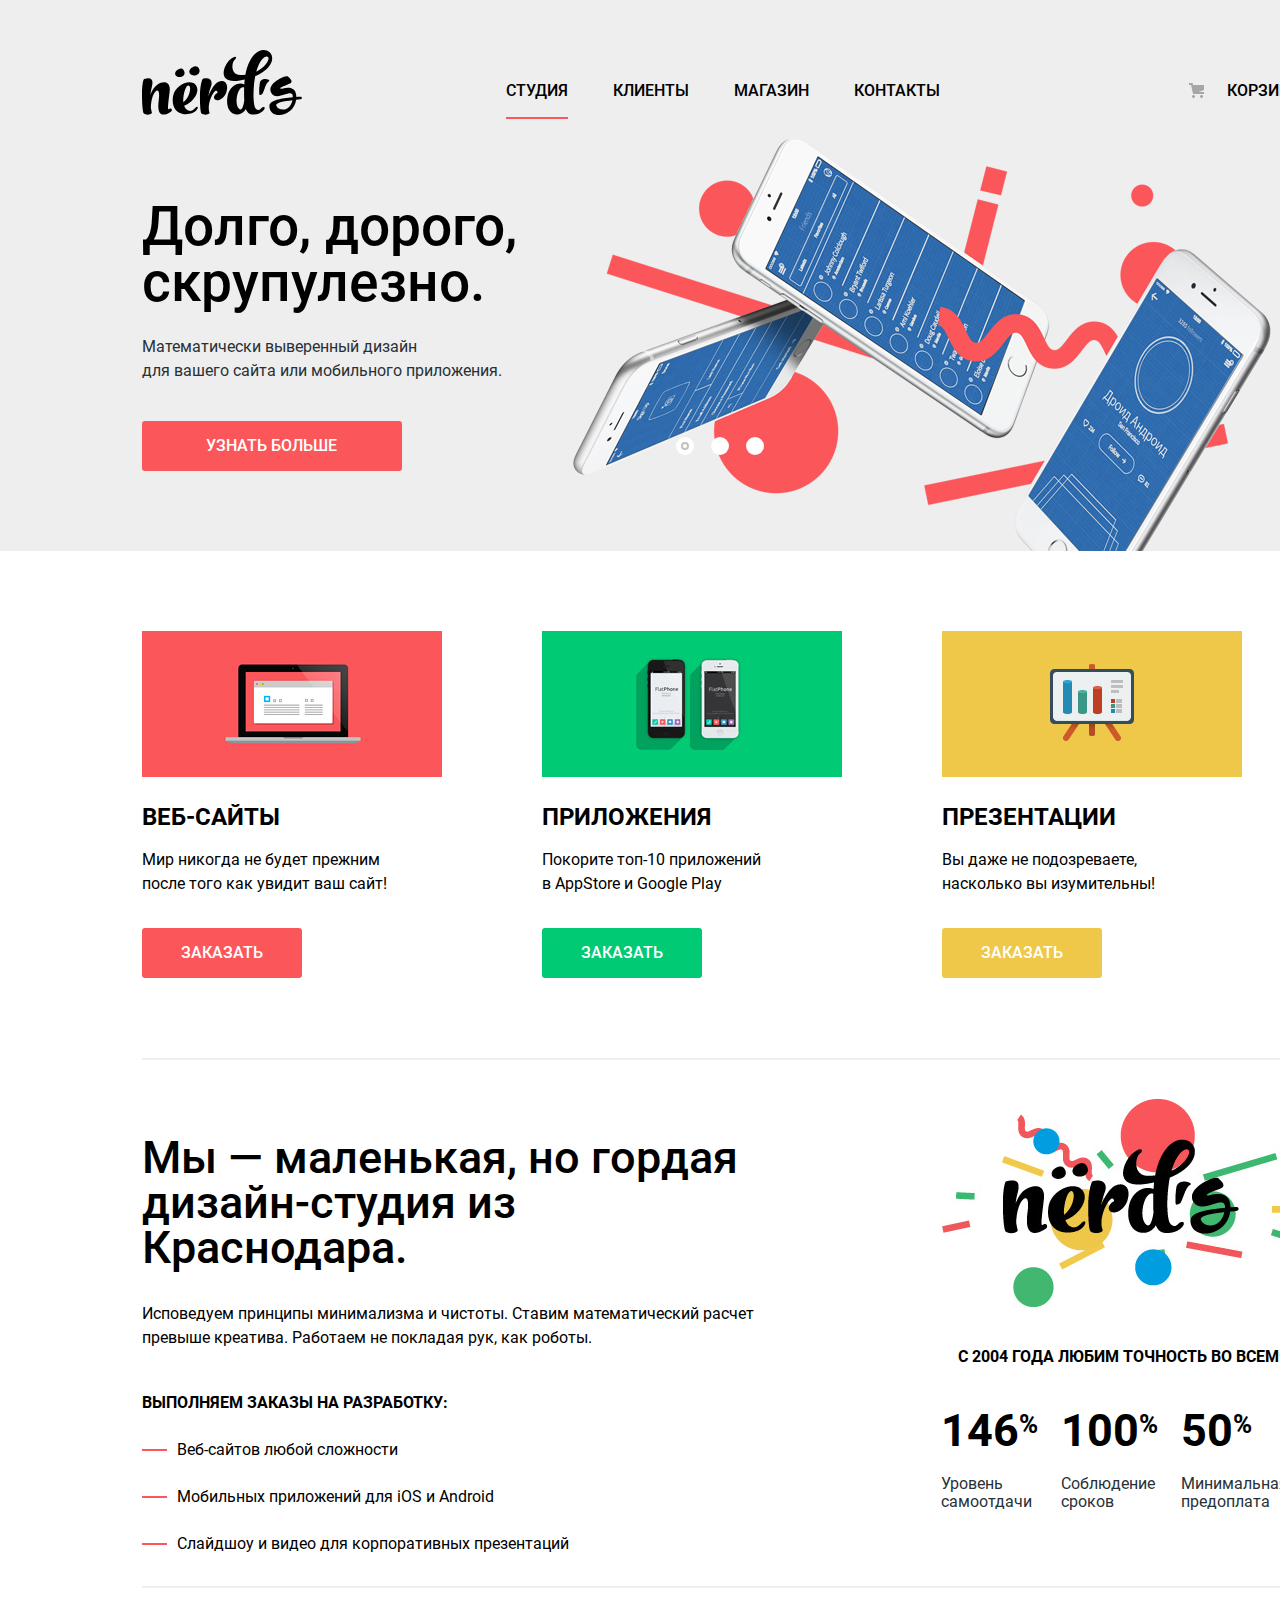
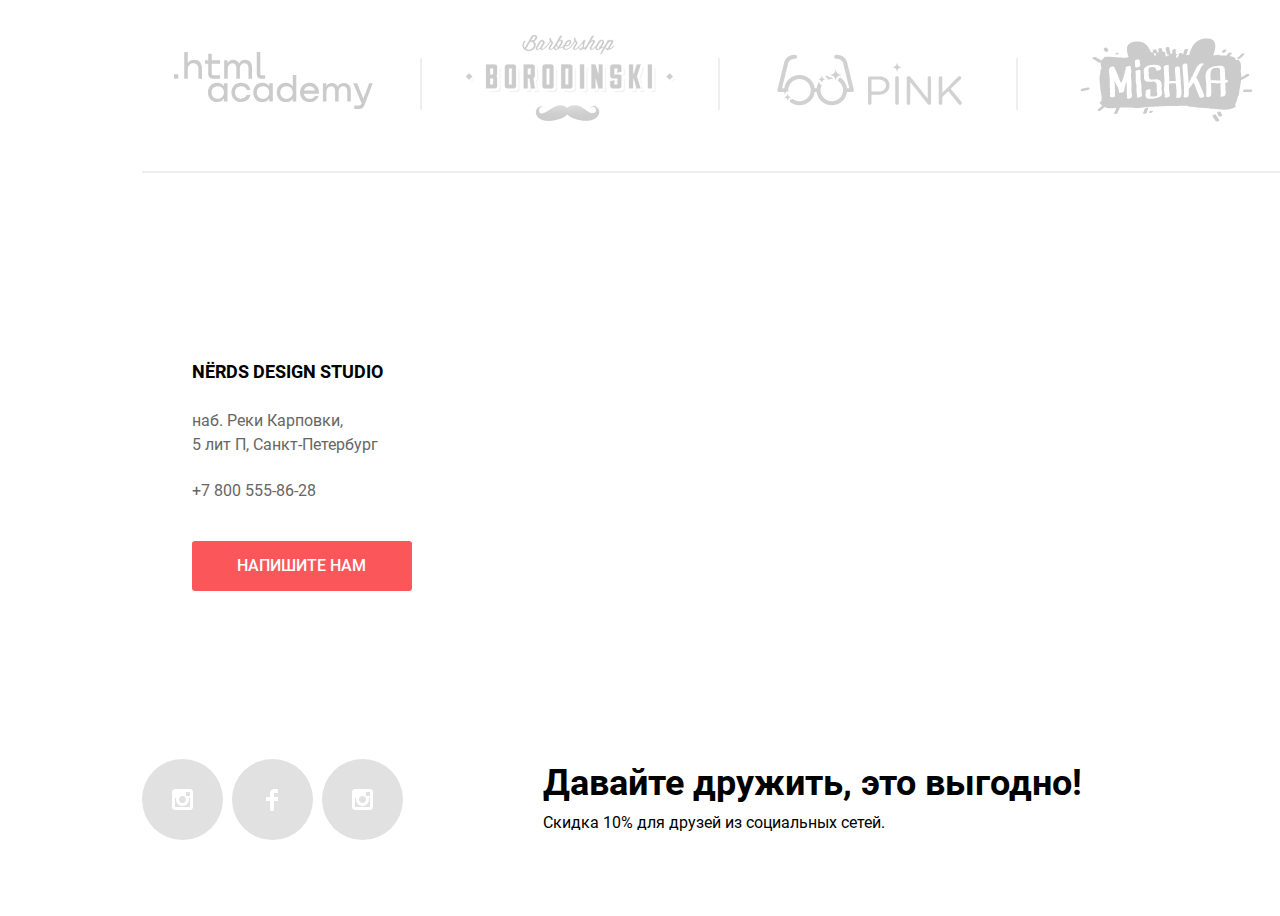
<file: index.html>
<!DOCTYPE html>
<html lang="ru">

<head>
    <meta charset="utf-8">
    <link rel="stylesheet" href="css/normalize.css">
    <link rel="stylesheet" href="css/style.css">
    <link rel="icon" href="favicon.ico">
    <link rel="image/svg+xml" href="img/32.svg">
    <link rel="apple-touch-icon" href="img/32.svg">
    <title>HTML Academy: Nerds</title>
</head>

<body class="page">

    <header class="page-header page__header">

        <nav class="page-header__navigation main-navigation container">
            <a class="main-navigation__logo logo">
                <svg width="160" height="66" viewBox="0 0 160 66" fill="none" xmlns="http://www.w3.org/2000/svg">
              <path fill-rule="evenodd" clip-rule="evenodd" d="M48.031 24.783C51.682 28.757 59.647 25.158 57.062 19.861C55.336 16.305 52.75 17.13 50.904 18.041C47.208 19.82 46.509 23.088 48.031 24.783ZM42.105 22.002C44.481 26.868 37.168 30.173 33.813 26.523C32.415 24.968 33.058 21.963 36.449 20.33C38.146 19.494 40.522 18.734 42.105 22.002ZM157.936 50.374C156.715 50.5332 155.442 50.6425 154.221 50.7474L154.179 50.751V50.807C151.764 68.171 127.991 71.038 127.4 57.406C127.131 51.239 138.993 49.456 150.798 48.318C151.007 42.9112 147.233 44.1234 142.648 45.5959C137.829 47.1437 132.115 48.979 129.19 43.717C124.171 34.692 143.822 25.779 145.918 27.615C152.271 33.1766 149.4 34.2063 144.727 35.8824L144.539 35.95C135.049 39.36 138.748 40.057 140.028 39.676C147.597 37.423 154.394 38.636 154.34 47.993C154.955 47.9419 155.557 47.9025 156.154 47.8634L156.154 47.8634C156.807 47.8207 157.452 47.7784 158.097 47.722C160.403 47.507 160.564 50.157 157.936 50.374ZM150.422 51.13C141.298 52.158 133.409 53.566 134.269 56.485C135.985 62.058 147.846 63.303 150.422 51.13ZM117.79 34.23C116.975 39.88 116.996 45.881 117.678 45.918C118.012 45.937 119.982 45.572 120.617 44.411C121.226 43.2934 121.794 41.7543 122.388 40.141L122.388 40.1409L122.388 40.1409L122.388 40.1408L122.388 40.1407L122.388 40.1406L122.388 40.1405C123.586 36.8907 124.895 33.3397 126.883 32.324C129.725 30.873 118.795 27.279 117.79 34.23ZM28.883 62.666C20.964 68.004 14.664 66.825 16.671 51.818C18.121 40.914 15.723 40.297 13.549 42.376C10.704 45.073 8.921 52.099 8.865 58.788C9.12323 60.3951 9.45828 61.9889 9.869 63.564C10.203 65.194 4.962 66.879 1.895 64.575C0.837 63.79 0 55.865 0 45.131C0 36.307 1.171 30.236 2.23 29.956C10.259 27.765 11.542 31.304 9.813 37.937C9.12537 40.5343 8.65871 43.1851 8.418 45.861C10.091 41.197 12.489 37.376 15.221 35.688C22.637 31.024 28.826 33.215 27.655 42.489C25.648 59.069 25.481 61.316 27.265 60.024C29.496 58.45 30.945 61.262 28.883 62.666ZM41.766 65.142C47.176 65.761 52.807 64.074 54.982 60.59C56.821 57.667 55.316 56.655 53.197 59.015C48.737 64.131 44.109 61.826 42.158 56.655L42.66 56.487C52.082 52.721 57.992 42.493 54.257 36.704C49.126 28.723 33.069 35.86 31.061 47.045C29.221 57.386 34.016 64.299 41.766 65.142ZM41.377 53.172C47.232 49.013 49.183 39.852 47.566 37.267C45.838 34.57 42.492 38.784 41.321 49.013C41.21 50.474 41.21 51.878 41.377 53.172ZM77.125 51.051C79.188 50.376 81.494 48.499 83.091 45.992C83.538 45.289 83.914 44.657 84.43 43.012C84.3675 43.2111 84.3915 43.1204 84.4509 42.8953C84.5588 42.4863 84.7839 41.6335 84.82 41.271C84.82 41.215 84.876 40.932 84.932 40.822C86.157 33.965 81.921 30.086 76.065 33.009C72.776 34.638 68.706 40.822 66.253 47.51C66.866 43.912 67.925 40.484 69.096 37.111C71.103 31.154 67.368 28.119 60.956 29.862C59.896 30.143 57.945 37.955 57.945 46.779C57.945 57.513 58.503 63.695 59.562 64.483C62.628 66.843 68.092 65.101 67.535 63.527C67.3189 62.9291 67.1554 62.3284 66.9926 61.7303L66.977 61.673C66.977 61.504 66.977 61.335 66.922 61.167C65.861 54.196 69.933 44.532 73.278 41.946C74.17 41.215 75.396 41.721 75.564 43.632C72.832 44.981 71.94 47.342 71.94 48.353C71.94 51.107 74.727 51.781 77.125 51.051Z" fill="black"/>
              <path fill-rule="evenodd" clip-rule="evenodd" d="M113.207 27.161C112.726 29.6539 112.354 32.1666 112.092 34.692C111.033 44.752 111.48 53.688 112.705 57.678C113.431 59.815 116.162 62.624 118.783 59.701C121.626 56.498 124.75 58.352 120.957 62.117C118.617 64.422 114.268 65.995 109.918 65.545C106.795 65.152 104.9 63.13 103.784 60.04C103.34 60.938 102.837 61.725 102.224 62.342C100.105 64.535 97.539 65.772 94.25 65.434C87.613 64.704 83.712 57.511 85.551 47.281C87.503 36.49 96.87 32.556 102.279 35.424C102.391 34.075 102.502 32.725 102.614 31.32C102.642 31.1795 102.655 31.039 102.669 30.8985C102.683 30.758 102.697 30.6175 102.724 30.477C101.079 30.8387 99.424 31.1575 97.762 31.433C73.787 35.423 82.04 15.864 87.894 10.75C94.53 5.017 95.254 8.895 93.191 10.188C89.511 12.548 87.894 26.093 98.432 26.093C100.161 26.093 101.778 25.981 103.394 25.812C106.685 7.49 116.665 -1.391 124.75 1.532C133.726 4.792 132.779 19.067 113.207 27.161ZM102.279 51.554C102.055 48.012 102.055 44.022 102.112 39.918C102.112 39.6576 102.127 39.3974 102.141 39.1449C102.155 38.9068 102.168 38.6754 102.168 38.457C98.822 36.939 95.533 42.11 94.695 49.249C93.749 57.622 97.483 62.062 99.603 60.04C101.22 58.409 102.056 53.237 102.279 51.554ZM126.365 8.389C124.581 5.747 118.058 8.951 114.267 22.721C123.802 18.167 127.593 10.299 126.365 8.389Z" fill="black"/>
            </svg>
            </a>
            <ul class="main-navigation__site-navigation site-navigation clear-list">
                <li class="site-navigation__item">
                    <a class="site-navigation__link site-navigation__link--active link">Студия</a>
                </li>
                <li class="site-navigation__item">
                    <a href="found.html" class="site-navigation__link link">Клиенты</a>
                </li>
                <li class="site-navigation__item">
                    <a href="catalog.html" class="site-navigation__link link">Магазин</a>
                </li>
                <li class="site-navigation__item">
                    <a href="found.html" class="site-navigation__link link">Контакты</a>
                </li>

            </ul>
            <a href="found.html" class="page-header__user-navigation user-navigation user-navigation--cart  link user-navigation--hover">Корзина</a>
        </nav>

    </header>

    <main class="page-content page__content">

        <section class="sliders">
            <ul class="sliders__list">

                <li class="slider__item slider-first slider--active container">
                    <section class="slider__wrapper">
                        <p class="slider__promo-title">Долго, дорого, скрупулезно.</p>
                        <p class="slider__promo-description">Математически выверенный дизайн<br> для вашего сайта или мобильного приложения.</p>
                        <a href="#" class="slider__button slider__button--active button--primary-tomato button button--size-xl">Узнать больше</a>
                        <img src="img/slider-image/nerds-index-slide1.png" alt="" width="760" height="431" class="slider__image">
                    </section>
                </li>

                <li class="slider__item slider-secondary container">
                    <section class="slider__wrapper">
                        <p class="slider__promo-title">Любим математику как никто другой</p>
                        <p class="slider__promo-description">Никакого креатива, только математические формулы для расчета идеальных пропорций</p>
                        <a href="#" class="slider__button button--primary-tomato button button--size-xl">Узнать больше</a>
                        <img src="img/slider-image/nerds-index-slide2.png" alt="" width="760" height="431" class="slider__image">
                    </section>
                </li>

                <li class="slider__item slider-third container">
                    <section class="slider__wrapper">
                        <p class="slider__promo-title">Только ночь, только хардкор</p>
                        <p class="slider__promo-description">Работать днем, как все? Мы против этого.<br>Ближе к полуночи работа только начинается.</p>
                        <a href="#" class="slider__button button--primary-tomato button button--size-xl">Узнать больше</a>
                        <img src="img/slider-image/nerds-index-slide3.png" alt="" width="760" height="431" class="slider__image">
                    </section>
                </li>

            </ul>


            <div class="slider-control">
                <button id="button-1" class="slider-control__button slider-control__button--active" aria-label="Первый-слайд"></button>
                <button id="button-2" class="slider-control__button" aria-label="Второй-слайд"></button>
                <button id="button-3" class="slider-control__button" aria-label="Третий-слайд"></button>
            </div>
        </section>
        <section class="service">
            <ul class="service__list container clear-list">
                <li class="service__item service-item">
                    <h3 class="service-item__title">Веб-сайты</h3>
                    <img src="img/service-image/illustration-1 1.jpg" width="300" height="146" alt="" class="service-item__image">
                    <p class="service-item__description">Мир никогда не будет прежним<br> после того как увидит ваш сайт!</p>
                    <a href="#" class="service-item__button button button--size-xs button--primary-tomato">Заказать</a>
                </li>
                <li class="service__item service-item">
                    <h3 class="service-item__title">Приложения</h3>
                    <img src="img/service-image/illustration-2 1.jpg" width="300" height="146" alt="" class="service-item__image">
                    <p class="service-item__description">Покорите топ-10 приложений<br> в AppStore и Google Play</p>
                    <a href="#" class="service-item__button button button--size-xs button--primary button--primary-green">Заказать</a>
                </li>
                <li class="service__item service-item">
                    <h3 class="service-item__title">Презентации</h3>
                    <img src="img/service-image/illustration-3 1.jpg" width="300" height="146" alt="" class="service-item__image">
                    <p class="service-item__description">Вы даже не подозреваете,<br> насколько вы изумительны!</p>
                    <a href="#" class="service-item__button button button--size-xs button--primary button--primary-yellow">Заказать</a>
                </li>
            </ul>
        </section>
        <section class="about-company container">
            <div class="about-company__main about-info">
                <p class="about-info__title">
                    Мы — маленькая, но гордая дизайн-студия из Краснодара.
                </p>
                <p class="about-info__description">Исповедуем принципы минимализма и чистоты. Ставим математический расчет превыше креатива. Работаем не покладая рук, как роботы.</p>
                <h3 class="about-info__subtitle">Выполняем заказы на разработку:</h3>
                <ul class="about-info__list clear-list">
                    <li class="about-info__item">Веб-сайтов любой сложности</li>
                    <li class="about-info__item">Мобильных приложений для iOS и Android</li>
                    <li class="about-info__item">Слайдшоу и видео для корпоративных презентаций</li>
                </ul>
            </div>
            <div class="about-company__statistics statistics">
                <img src="img/nerds-illustration 1.svg" alt="" class="statistics__logo">
                <p class="about-info__subtitle about-info__subtitle--statistics">с 2004 года Любим точность во всем:</p>
                <dl class="statistics__list statistics-list">
                    <div class="statistics-list__item">
                        <dt class="statistics-list__value">146<sup class="statistics-list__value-percent">%</sup></dt>
                        <dd class="statistics-list__value-description">Уровень самоотдачи</dd>
                    </div>
                    <div class="statistics-list__item">
                        <dt class="statistics-list__value">100<sup class="statistics-list__value-percent">%</sup></dt>
                        <dd class="statistics-list__value-description">Соблюдение сроков</dd>
                    </div>
                    <div class="statistics-list__item">
                        <dt class="statistics-list__value">50<sup class="statistics-list__value-percent">%</sup></dt>
                        <dd class="statistics-list__value-description">Минимальная предоплата</dd>
                    </div>
                </dl>
            </div>
        </section>
        <section class="clients container">
            <ul class="clients__list clear-list">
                <li class="clients__item clients__item--academy">
                    <a href="#" class="clients__link">
                        <img src="img/clients/logo_htmlacademy 1.svg" alt="" class="clients__image">
                    </a>
                </li>
                <li class="clients__item clients__item--borodinski">
                    <a href="#" class="clients__link ">
                        <img src="img/clients/logo-2 1.svg" alt="" class="clients__image">
                    </a>
                </li>
                <li class="clients__item clients__item--pink">
                    <a href="#" class="clients__link ">
                        <img src="img/clients/Group 12.svg" alt="" class="clients__image">
                    </a>
                </li>
                <li class="clients__item clients__item--mishka">
                    <a href="#" class="clients__link ">
                        <img src="img/clients/logo-4 1.svg" alt="" class="clients__image">
                    </a>
                </li>
            </ul>
        </section>

    </main>

    <footer class="page-footer page__footer">
        <section class="contacts">

            <div class="container">

                <address class="contacts__address address-info">
            <p class="address-info__title">NЁRDS DESIGN STUDIO</p>
            <a href="#" class="address-info__location link">наб. Реки Карповки,<br> 5 лит П, Санкт-Петербург</a>
            <a href="tel:+78005558628" class="address__phone link">+7 800 555-86-28</a>
            <button href="#" class="button contacts__button button--size-l button--primary-tomato">Напишите нам</button>

        </address>
            </div>
            <div class="contacts__map">
                <iframe class="contacts-iframe" src="https://www.google.com/maps/embed?pb=!1m18!1m12!1m3!1d1996.8008638480053!2d30.312217316482435!3d59.96862666664076!2m3!1f0!2f0!3f0!3m2!1i1024!2i768!4f13.1!3m3!1m2!1s0x4696315a4bdf3f1b%3A0x1c8b299cbcd21256!2z0L3QsNCxLiDQoNC10LrQuCDQmtCw0YDQv9C-0LLQutC4!5e0!3m2!1sru!2sru!4v1666116185387!5m2!1sru!2sru"
                    width="100%" height="100%" style="border:0;" allowfullscreen="" loading="lazy" referrerpolicy="no-referrer-when-downgrade"></iframe>
            </div>
        </section>
        <section class="socials container">
            <ul class="socials__list social-list clear-list">
                <li class="social-list__item social-item social-item--vk">
                    <a href="#" class="social-item__link">
                        <svg class="social-item__image" width="21" height="21" viewBox="0 0 21 21" fill="none" xmlns="http://www.w3.org/2000/svg">
                        <path fill-rule="evenodd" clip-rule="evenodd" d="M3 0H18C19.65 0 21 1.35 21 3V18C21 19.65 19.65 21 18 21H3C1.35 21 0 19.65 0 18V3C0 1.35 1.35 0 3 0ZM14 10.5C14 8.57 12.43 7 10.5 7C8.57 7 7 8.57 7 10.5C7 12.43 8.57 14 10.5 14C12.43 14 14 12.43 14 10.5ZM3 18V9H4.181C4.0626 9.49127 4.00186 9.99467 4 10.5C4 14.0899 6.91015 17 10.5 17C14.0899 17 17 14.0899 17 10.5C16.9986 9.99464 16.9379 9.49118 16.819 9H18V18H3ZM14 7H18V3H14V7Z" fill="white"/>
                        </svg>
                    </a>
                </li>
                <li class="social-list__item social-item--fb">
                    <a href="#" class="social-item__link">
                        <svg class="social-item__image" width="12" height="22" viewBox="0 0 12 22" fill="none" xmlns="http://www.w3.org/2000/svg">
                        <path d="M12 4V0H8C5.79086 0 4 1.79086 4 4V8H0V12H4V22H8V12H12V8H8V4H12Z" fill="white"/>
                        </svg>
                    </a>
                </li>
                <li class="social-list__item social-item--inst">
                    <a href="#" class="social-item__link">
                        <svg class="social-item__image" width="21" height="21" viewBox="0 0 21 21" fill="none" xmlns="http://www.w3.org/2000/svg">
                        <path fill-rule="evenodd" clip-rule="evenodd" d="M3 0H18C19.65 0 21 1.35 21 3V18C21 19.65 19.65 21 18 21H3C1.35 21 0 19.65 0 18V3C0 1.35 1.35 0 3 0ZM14 10.5C14 8.57 12.43 7 10.5 7C8.57 7 7 8.57 7 10.5C7 12.43 8.57 14 10.5 14C12.43 14 14 12.43 14 10.5ZM3 18V9H4.181C4.0626 9.49127 4.00186 9.99467 4 10.5C4 14.0899 6.91015 17 10.5 17C14.0899 17 17 14.0899 17 10.5C16.9986 9.99464 16.9379 9.49118 16.819 9H18V18H3ZM14 7H18V3H14V7Z" fill="white"/>
                        </svg>
                    </a>
                </li>
            </ul>
            <div class="social__promo promo">
                <p class="promo__title">Давайте дружить, это выгодно!</p>
                <p class="promo__description">Скидка 10% для друзей из социальных сетей.</p>
            </div>
        </section>

    </footer>
    <section class="modal">
        <h2 class="modal__title">Напишите нам</h2>
        <button class="modal__button button--close" tabindex="5"></button>
        <form method="post" action="https://echo.htmlacademy.ru" class="modal__feedback feedback">
            <div class="feedback__group">
                <label for="user-name-field">Ваше имя:</label>
                <input type="text" name="user-name" id="user-name-field" placeholder="Имя Фамилия" autofocus tabindex="1" minlength="2">
            </div>
            <div class="feedback__group">
                <label for="user-email-field">Ваш email:</label>
                <input type="text" name="user-email" id="user-email-field" placeholder="email@example.com" pattern="[a-z0-9._%+-]+@[a-z0-9.-]+\.[a-z]{2,4}$" tabindex="2">
            </div>
            <div class="feedback__message">
                <label for="user-message-field">Текст письма:</label>
                <textarea name="user-message" id="user-message-field" placeholder="В свободной форме" tabindex="3" minlength="2"></textarea>
            </div>
            <button type="submit" class="button button--primary-tomato button--size-xl" tabindex="4">Отправить</button>

        </form>

    </section>
    <script src="js/modal-message.js"></script>
    <script src="js/slider.js"></script>
</body>

</html>
</file>
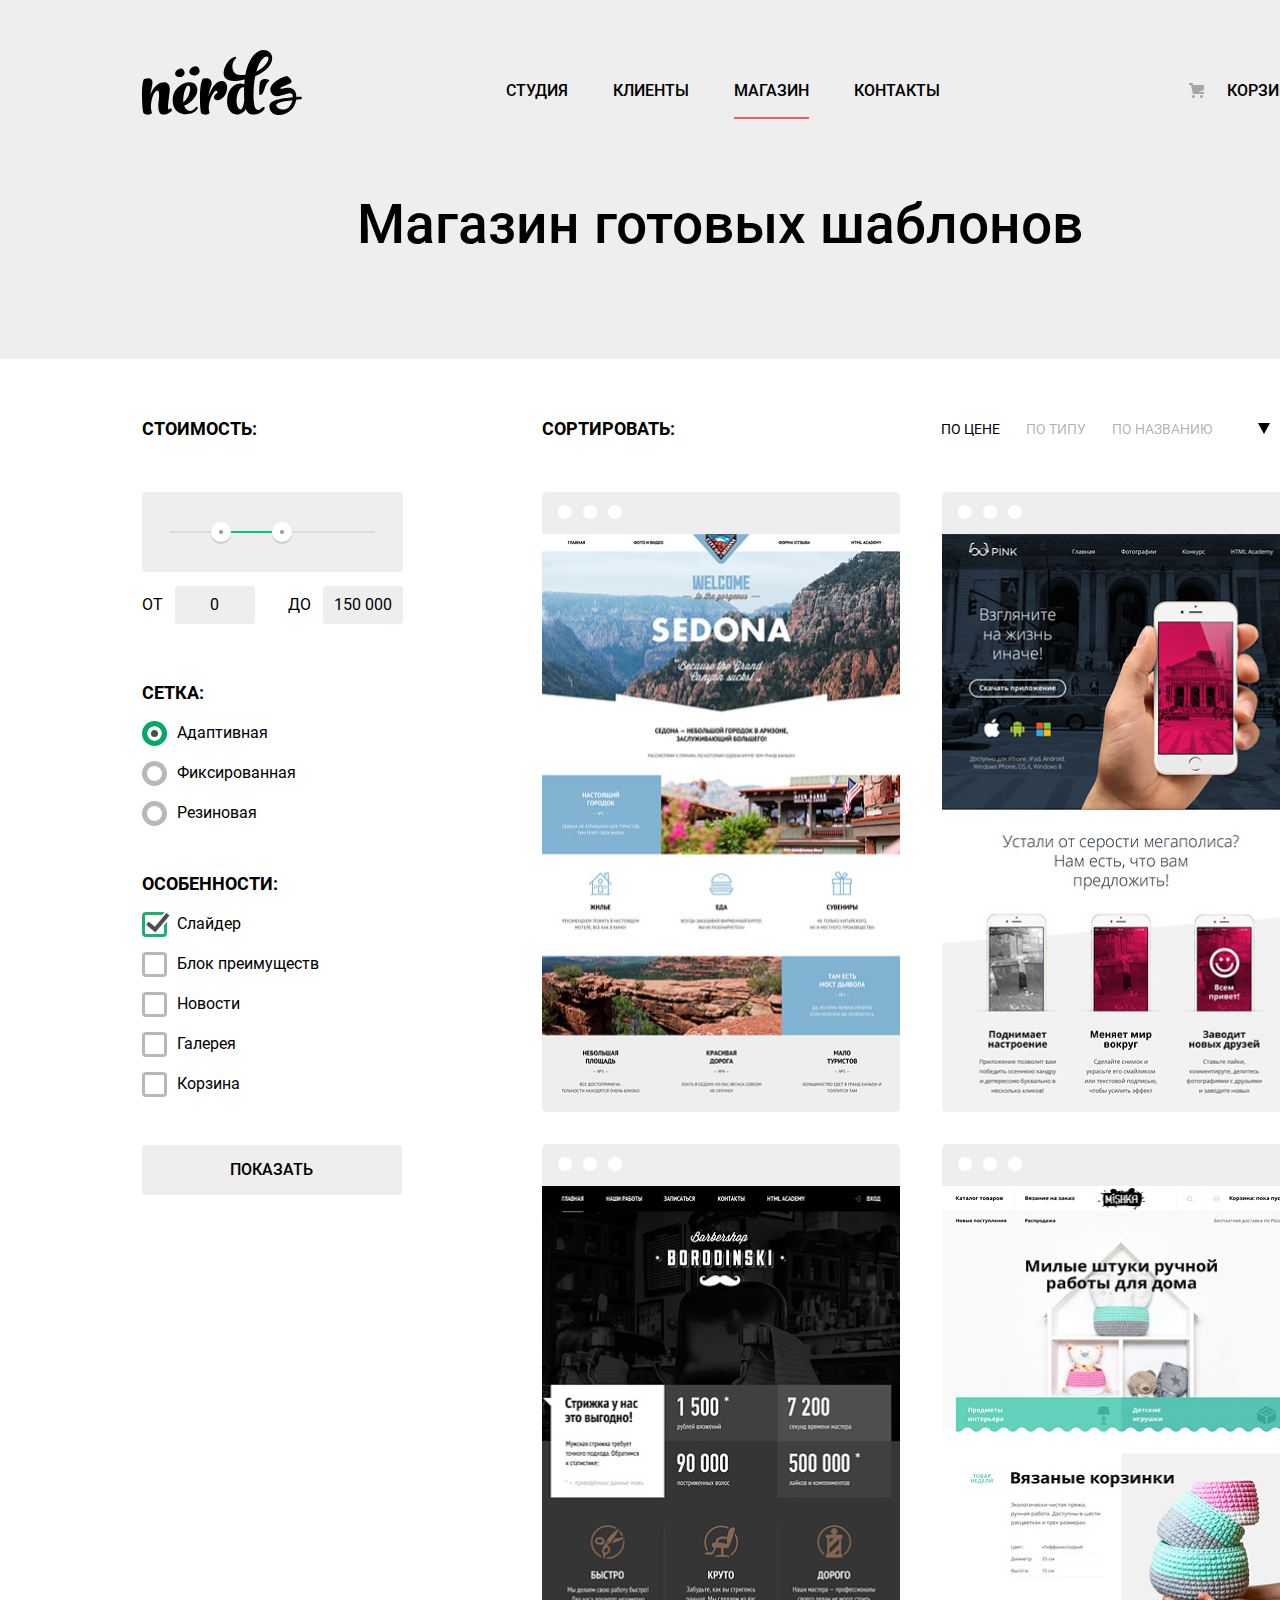
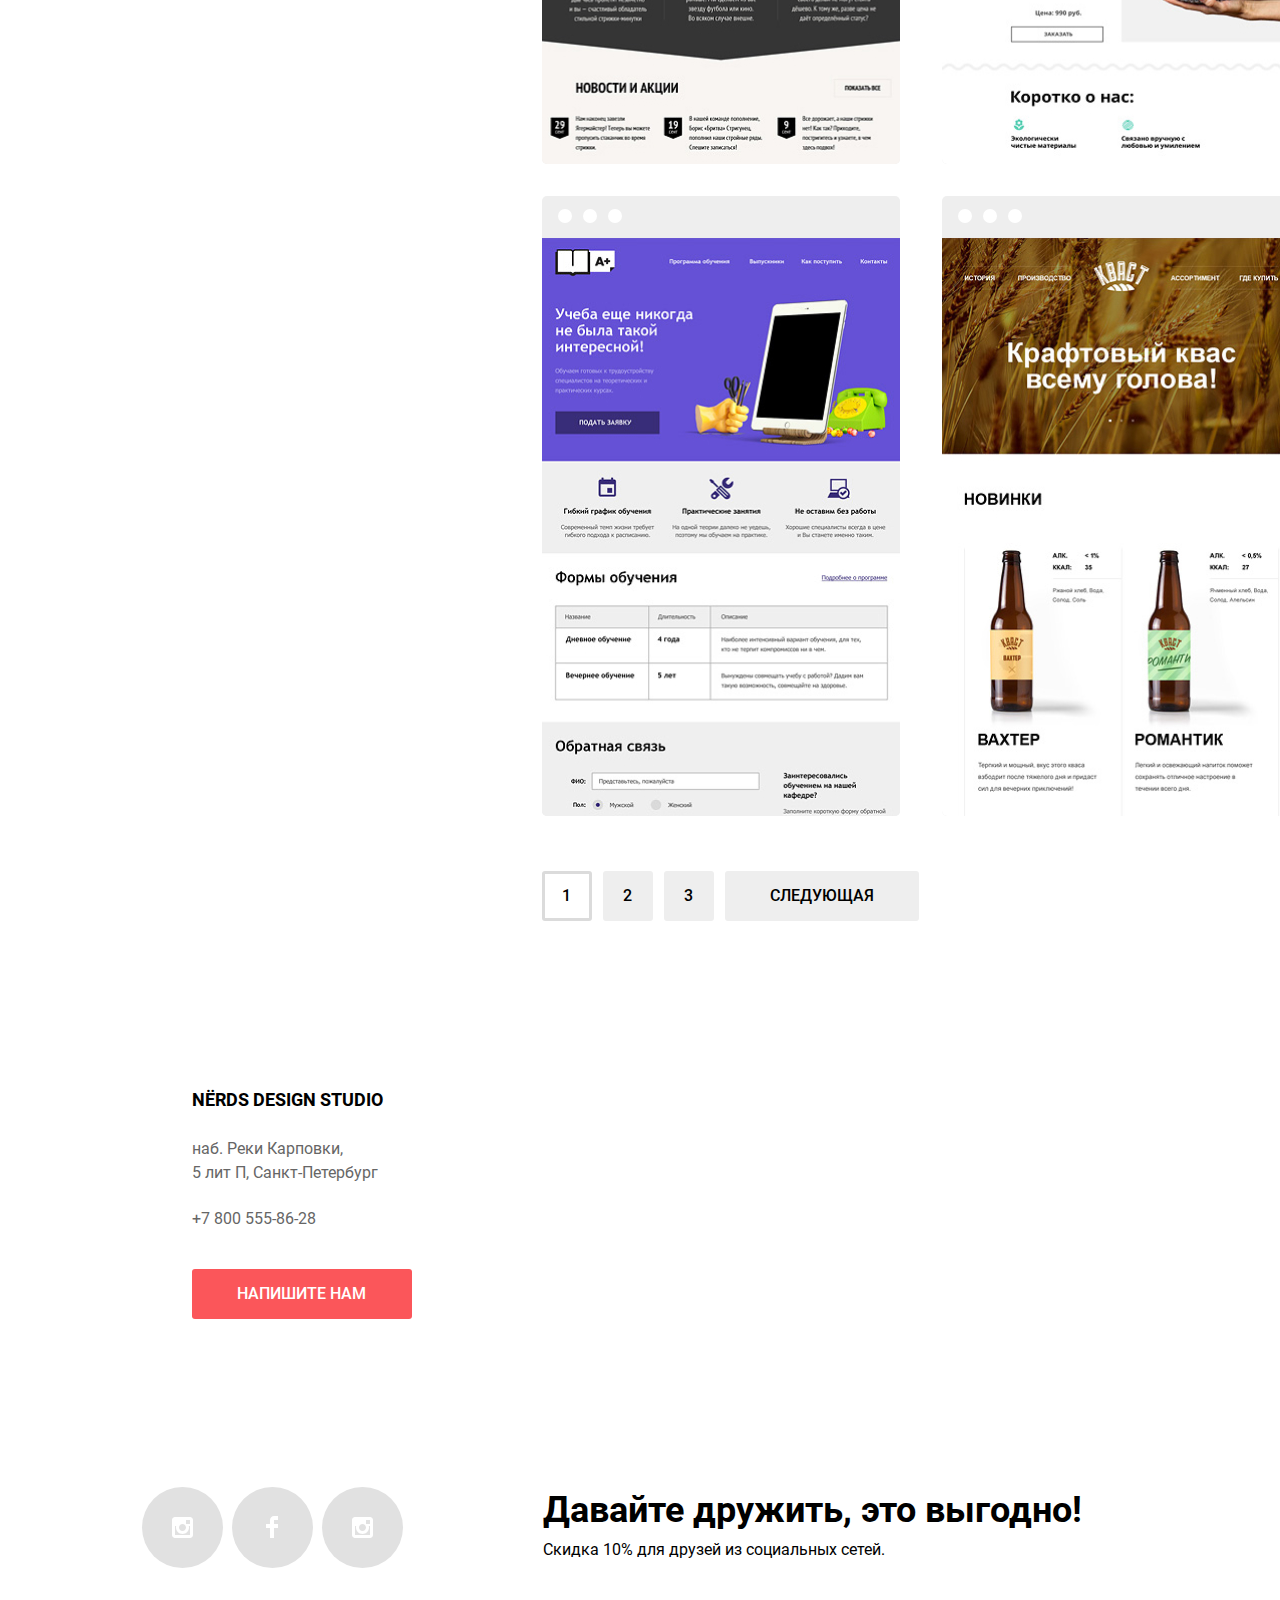
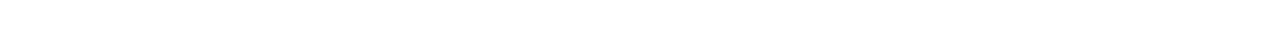
<file: catalog.html>
<!DOCTYPE html>
<html lang="en">

<head>
    <meta charset="UTF-8">
    <link rel="stylesheet" href="css/normalize.css">
    <link rel="stylesheet" href="css/style.css">
    <link rel="icon" href="favicon.ico">
    <link rel="image/svg+xml" href="img/32.svg">
    <link rel="apple-touch-icon" href="img/32.svg">
    <title>HTML Academy: Nerds Catalog</title>
</head>

<body class="page">
    <header class="page-header page__header">

        <nav class="page-header__navigation main-navigation container">
            <a class="main-navigation__logo logo" href="index.html">
                <svg width="160" height="66" viewBox="0 0 160 66" fill="none" xmlns="http://www.w3.org/2000/svg">
              <path fill-rule="evenodd" clip-rule="evenodd" d="M48.031 24.783C51.682 28.757 59.647 25.158 57.062 19.861C55.336 16.305 52.75 17.13 50.904 18.041C47.208 19.82 46.509 23.088 48.031 24.783ZM42.105 22.002C44.481 26.868 37.168 30.173 33.813 26.523C32.415 24.968 33.058 21.963 36.449 20.33C38.146 19.494 40.522 18.734 42.105 22.002ZM157.936 50.374C156.715 50.5332 155.442 50.6425 154.221 50.7474L154.179 50.751V50.807C151.764 68.171 127.991 71.038 127.4 57.406C127.131 51.239 138.993 49.456 150.798 48.318C151.007 42.9112 147.233 44.1234 142.648 45.5959C137.829 47.1437 132.115 48.979 129.19 43.717C124.171 34.692 143.822 25.779 145.918 27.615C152.271 33.1766 149.4 34.2063 144.727 35.8824L144.539 35.95C135.049 39.36 138.748 40.057 140.028 39.676C147.597 37.423 154.394 38.636 154.34 47.993C154.955 47.9419 155.557 47.9025 156.154 47.8634L156.154 47.8634C156.807 47.8207 157.452 47.7784 158.097 47.722C160.403 47.507 160.564 50.157 157.936 50.374ZM150.422 51.13C141.298 52.158 133.409 53.566 134.269 56.485C135.985 62.058 147.846 63.303 150.422 51.13ZM117.79 34.23C116.975 39.88 116.996 45.881 117.678 45.918C118.012 45.937 119.982 45.572 120.617 44.411C121.226 43.2934 121.794 41.7543 122.388 40.141L122.388 40.1409L122.388 40.1409L122.388 40.1408L122.388 40.1407L122.388 40.1406L122.388 40.1405C123.586 36.8907 124.895 33.3397 126.883 32.324C129.725 30.873 118.795 27.279 117.79 34.23ZM28.883 62.666C20.964 68.004 14.664 66.825 16.671 51.818C18.121 40.914 15.723 40.297 13.549 42.376C10.704 45.073 8.921 52.099 8.865 58.788C9.12323 60.3951 9.45828 61.9889 9.869 63.564C10.203 65.194 4.962 66.879 1.895 64.575C0.837 63.79 0 55.865 0 45.131C0 36.307 1.171 30.236 2.23 29.956C10.259 27.765 11.542 31.304 9.813 37.937C9.12537 40.5343 8.65871 43.1851 8.418 45.861C10.091 41.197 12.489 37.376 15.221 35.688C22.637 31.024 28.826 33.215 27.655 42.489C25.648 59.069 25.481 61.316 27.265 60.024C29.496 58.45 30.945 61.262 28.883 62.666ZM41.766 65.142C47.176 65.761 52.807 64.074 54.982 60.59C56.821 57.667 55.316 56.655 53.197 59.015C48.737 64.131 44.109 61.826 42.158 56.655L42.66 56.487C52.082 52.721 57.992 42.493 54.257 36.704C49.126 28.723 33.069 35.86 31.061 47.045C29.221 57.386 34.016 64.299 41.766 65.142ZM41.377 53.172C47.232 49.013 49.183 39.852 47.566 37.267C45.838 34.57 42.492 38.784 41.321 49.013C41.21 50.474 41.21 51.878 41.377 53.172ZM77.125 51.051C79.188 50.376 81.494 48.499 83.091 45.992C83.538 45.289 83.914 44.657 84.43 43.012C84.3675 43.2111 84.3915 43.1204 84.4509 42.8953C84.5588 42.4863 84.7839 41.6335 84.82 41.271C84.82 41.215 84.876 40.932 84.932 40.822C86.157 33.965 81.921 30.086 76.065 33.009C72.776 34.638 68.706 40.822 66.253 47.51C66.866 43.912 67.925 40.484 69.096 37.111C71.103 31.154 67.368 28.119 60.956 29.862C59.896 30.143 57.945 37.955 57.945 46.779C57.945 57.513 58.503 63.695 59.562 64.483C62.628 66.843 68.092 65.101 67.535 63.527C67.3189 62.9291 67.1554 62.3284 66.9926 61.7303L66.977 61.673C66.977 61.504 66.977 61.335 66.922 61.167C65.861 54.196 69.933 44.532 73.278 41.946C74.17 41.215 75.396 41.721 75.564 43.632C72.832 44.981 71.94 47.342 71.94 48.353C71.94 51.107 74.727 51.781 77.125 51.051Z" fill="black"/>
              <path fill-rule="evenodd" clip-rule="evenodd" d="M113.207 27.161C112.726 29.6539 112.354 32.1666 112.092 34.692C111.033 44.752 111.48 53.688 112.705 57.678C113.431 59.815 116.162 62.624 118.783 59.701C121.626 56.498 124.75 58.352 120.957 62.117C118.617 64.422 114.268 65.995 109.918 65.545C106.795 65.152 104.9 63.13 103.784 60.04C103.34 60.938 102.837 61.725 102.224 62.342C100.105 64.535 97.539 65.772 94.25 65.434C87.613 64.704 83.712 57.511 85.551 47.281C87.503 36.49 96.87 32.556 102.279 35.424C102.391 34.075 102.502 32.725 102.614 31.32C102.642 31.1795 102.655 31.039 102.669 30.8985C102.683 30.758 102.697 30.6175 102.724 30.477C101.079 30.8387 99.424 31.1575 97.762 31.433C73.787 35.423 82.04 15.864 87.894 10.75C94.53 5.017 95.254 8.895 93.191 10.188C89.511 12.548 87.894 26.093 98.432 26.093C100.161 26.093 101.778 25.981 103.394 25.812C106.685 7.49 116.665 -1.391 124.75 1.532C133.726 4.792 132.779 19.067 113.207 27.161ZM102.279 51.554C102.055 48.012 102.055 44.022 102.112 39.918C102.112 39.6576 102.127 39.3974 102.141 39.1449C102.155 38.9068 102.168 38.6754 102.168 38.457C98.822 36.939 95.533 42.11 94.695 49.249C93.749 57.622 97.483 62.062 99.603 60.04C101.22 58.409 102.056 53.237 102.279 51.554ZM126.365 8.389C124.581 5.747 118.058 8.951 114.267 22.721C123.802 18.167 127.593 10.299 126.365 8.389Z" fill="black"/>
            </svg>
            </a>
            <ul class="main-navigation__site-navigation site-navigation clear-list">
                <li class="site-navigation__item">
                    <a href="index.html" class="site-navigation__link  link">Студия</a>
                </li>
                <li class="site-navigation__item">
                    <a href="found.html" class="site-navigation__link link">Клиенты</a>
                </li>
                <li class="site-navigation__item">
                    <a class="site-navigation__link site-navigation__link--active link">Магазин</a>
                </li>
                <li class="site-navigation__item">
                    <a href="found.html" class="site-navigation__link link">Контакты</a>
                </li>

            </ul>
            <a href="found.html" class="page-header__user-navigation user-navigation user-navigation--cart link user-navigation--hover">Корзина</a>
        </nav>

    </header>
    <main class="page-content page__content">
        <div class="page-content__header-title">
            <div class="container">
                <h1 class="header-title">Магазин готовых шаблонов</h1>
            </div>
        </div>
        <section class="catalog container">
            <form class="filters catalog__filter" method="get" action="https://echo.htmlacademy.ru">

                <fieldset class="filters__group">
                    <legend class="filters__group-heading">Стоимость:</legend>
                    <div class="filter-range">
                        <div class="filter-range__controls">

                            <div class="filter-range__rail">
                                <div class="filter-range__track" style="width: 30%; margin-left: 20%;"></div>
                                <button class="filter-range__handle filter-range__handle-min" style="left: 20%;"></button>
                                <button class="filter-range__handle filter-range__handle-max" style="left: 50%;"></button>
                            </div>

                        </div>
                        <div class="filter-range__input-interval">
                            <label for="filters-form-price-min" class="filter-range__min-value">От</label>
                            <input type="text" class="filter-range__input" id="filters-form-price-min" name="filters-form-price-min" value="0">
                            <label for="filters-form-price-max" class="filter-range__max-value">До</label>
                            <input type="text" class="filter-range__input" id="filters-form-price-max" name="filters-form-price-max" value="150 000">
                        </div>
                    </div>

                </fieldset>

                <fieldset class="filters__group">
                    <legend class="filters__group-heading">Сетка:</legend>
                    <div class="radio-buttons">
                        <label for="adaptive" class="radio-button">
                            <input type="radio" name="type-grid" id="adaptive" value="adaptive" checked class="visually-hidden">
                            <span class="radio-button__label">Адаптивная</span>
                        </label>
                        <label for="fixed" class="radio-button">
                            <input type="radio" name="type-grid" value="fixed" id="fixed"  class="visually-hidden">
                            <span class="radio-button__label">Фиксированная</span>
                        </label>
                        <label for="rubber" class="radio-button">
                            <input type="radio" name="type-grid" value="rubber" id="rubber"  class="visually-hidden">
                            <span class="radio-button__label">Резиновая</span>
                        </label>

                    </div>
                </fieldset>
                <fieldset class="filters__group">
                    <legend class="filters__group-heading">Особенности:</legend>
                    <div class="checkbox-buttons">
                        <label for="type-slider" class="checkbox">
                            <input type="checkbox" name="type-feature" id="type-slider" value="type-slider" checked class="visually-hidden">
                            <span class="checkbox__label">Слайдер</span>
                        </label>
                        <label for="type-block-feature" class="checkbox">
                            <input type="checkbox" name="type-feature" value="type-block-feature" id="type-block-feature"  class="visually-hidden">
                            <span class="checkbox__label">Блок преимуществ</span>
                        </label>
                        <label for="type-news" class="checkbox">
                            <input type="checkbox" name="type-feature" value="type-news" id="type-news"  class="visually-hidden">
                            <span class="checkbox__label">Новости</span>
                        </label>
                        <label for="type-gallery" class="checkbox">
                            <input type="checkbox" name="type-feature" value="type-gallery" id="type-gallery"  class="visually-hidden">
                            <span class="checkbox__label">Галерея</span>
                        </label>
                        <label for="type-cart" class="checkbox">
                            <input type="checkbox" name="type-feature" value="type-cart" id="type-cart"  class="visually-hidden">
                            <span class="checkbox__label">Корзина</span>
                        </label>
                    </div>
                </fieldset>
                <button type="submit" class="filters__button button button--primary button--size-xl button--simple">Показать</button>
            </form>
            <div class="catalog-list catalog__list">
                <div class="catalog-list__sorting sorting">
                    <p class="sorting__category">Сортировать:</p>
                    <ul class="sorting__list-types clear-list">
                        <li class="sorting__item-type">
                            <a href="#" class="sorting__link sorting__link--active link">По цене</a>
                        </li>
                        <li class="sorting__item-type">
                            <a href="#" class="sorting__link link">По типу</a>
                        </li>
                        <li class="sorting__item-type">
                            <a href="#" class="sorting__link link">По названию</a>
                        </li>
                    </ul>
                    <ul class="sorting__list-order-types clear-list">
                        <li class="sorting__item-type">
                            <a href="#" class="sorting__link-order sorting__link-order--bottom sorting__link-order--active"></a>
                            <a href="#" class="sorting__link-order sorting__link-order--top"></a>
                        </li>
                    </ul>
                </div>
                <div class="catalog-list__preview preview-card">
                    <ul class="preview-card__list clear-list">
                        <li class="preview-card__item">
                            <img src="img/card-preview/img-sedona 1.jpg" width="358" height="578" alt="" class="preview-card__image">
                            <div class="preview-card__intro-content intro-content">
                                <h3 class="intro-content__title">Sedona</h3>
                                <p class="intro-content__description">Информационный сайт<br> для туристов </p>
                                <a href="#" class="button button--size-s button--primary-tomato intro-content__button link">9 900 ₽</a>
                            </div>
                        </li>
                        <li class="preview-card__item">
                            <img src="img/card-preview/img-pink 1.jpg" width="358" height="578" alt="" class="preview-card__image">
                            <div class="preview-card__intro-content intro-content">
                                <h3 class="intro-content__title">Pink App</h3>
                                <p class="intro-content__description">Продуктовый лендинг приложения для iOS и Android</p>
                                <a href="#" class="button button--size-s button--primary-tomato intro-content__button link">9 900 ₽</a>
                            </div>
                        </li>
                        <li class="preview-card__item">
                            <img src="img/card-preview/img-barbershop 1.jpg" width="358" height="578" alt="" class="preview-card__image">
                            <div class="preview-card__intro-content intro-content">
                                <h3 class="intro-content__title">Barbershop</h3>
                                <p class="intro-content__description">Сайт салона красоты. Для мужчин, да.</p>
                                <a href="#" class="button button--size-s button--primary-tomato intro-content__button link">9 900 ₽</a>
                            </div>
                        </li>
                        <li class="preview-card__item">
                            <img src="img/card-preview/img-mishka 1.jpg" width="358" height="578" alt="" class="preview-card__image">
                            <div class="preview-card__intro-content intro-content">
                                <h3 class="intro-content__title">MISHKA</h3>
                                <p class="intro-content__description">Интернет-магазин вязаных игрушек</p>
                                <a href="#" class="button button--size-s button--primary-tomato intro-content__button link">9 900 ₽</a>
                            </div>
                        </li>
                        <li class="preview-card__item">
                            <img src="img/card-preview/img-aplus 1.jpg" width="358" height="578" alt="" class="preview-card__image">
                            <div class="preview-card__intro-content intro-content">
                                <h3 class="intro-content__title">A Plus</h3>
                                <p class="intro-content__description">Лендинг курсов повышения квалификации</p>
                                <a href="#" class="button button--size-s button--primary-tomato intro-content__button link">9 900 ₽</a>
                            </div>
                        </li>
                        <li class="preview-card__item">
                            <img src="img/card-preview/img-kvast 1.jpg" width="358" height="578" alt="" class="preview-card__image">
                            <div class="preview-card__intro-content intro-content">
                                <h3 class="intro-content__title">КВАСТ</h3>
                                <p class="intro-content__description">Промо-сайт производителя крафтового кваса</p>
                                <a href="#" class="button button--size-s button--primary-tomato intro-content__button link">9 900 ₽</a>
                            </div>
                        </li>

                    </ul>
                    <div class="pagination">
                        <ul class="pagination__list clear-list">
                            <li class="pagination__item">
                                <a href="#" class="pagination__link pagination__link--active link">1</a>
                            </li>
                            <li class="pagination__item">
                                <a href="#" class="pagination__link link">2</a>
                            </li>
                            <li class="pagination__item">
                                <a href="#" class="pagination__link link">3</a>
                            </li>

                            <li class="pagination__item">
                                <a href="#" class="pagination__link link button  button--simple button--size-xl">Следующая</a>
                            </li>

                        </ul>
                    </div>
                </div>
            </div>
        </section>
    </main>
    <footer class="page-footer page__footer">
        <section class="contacts">

            <div class="container">

                <address class="contacts__address address-info">
            <p class="address-info__title">NЁRDS DESIGN STUDIO</p>
            <a href="#" class="address-info__location link">наб. Реки Карповки,<br> 5 лит П, Санкт-Петербург</a>
            <a href="tel:+78005558628" class="address__phone link">+7 800 555-86-28</a>
            <button href="#" class="button contacts__button button--size-l button--primary-tomato">Напишите нам</button>

        </address>
            </div>
            <div class="contacts__map">
                <iframe class="contacts-iframe" src="https://www.google.com/maps/embed?pb=!1m18!1m12!1m3!1d1996.8008638480053!2d30.312217316482435!3d59.96862666664076!2m3!1f0!2f0!3f0!3m2!1i1024!2i768!4f13.1!3m3!1m2!1s0x4696315a4bdf3f1b%3A0x1c8b299cbcd21256!2z0L3QsNCxLiDQoNC10LrQuCDQmtCw0YDQv9C-0LLQutC4!5e0!3m2!1sru!2sru!4v1666116185387!5m2!1sru!2sru"
                    width="100%" height="100%" style="border:0;" allowfullscreen="" loading="lazy" referrerpolicy="no-referrer-when-downgrade"></iframe>
            </div>
        </section>
        <section class="socials container">
            <ul class="socials__list social-list clear-list">
                <li class="social-list__item social-item social-item--vk">
                    <a href="#" class="social-item__link">
                        <svg width="21" height="21" viewBox="0 0 21 21" fill="none" xmlns="http://www.w3.org/2000/svg">
                        <path fill-rule="evenodd" clip-rule="evenodd" d="M3 0H18C19.65 0 21 1.35 21 3V18C21 19.65 19.65 21 18 21H3C1.35 21 0 19.65 0 18V3C0 1.35 1.35 0 3 0ZM14 10.5C14 8.57 12.43 7 10.5 7C8.57 7 7 8.57 7 10.5C7 12.43 8.57 14 10.5 14C12.43 14 14 12.43 14 10.5ZM3 18V9H4.181C4.0626 9.49127 4.00186 9.99467 4 10.5C4 14.0899 6.91015 17 10.5 17C14.0899 17 17 14.0899 17 10.5C16.9986 9.99464 16.9379 9.49118 16.819 9H18V18H3ZM14 7H18V3H14V7Z" fill="white"/>
                        </svg>
                    </a>
                </li>
                <li class="social-list__item social-item--fb">
                    <a href="#" class="social-item__link">
                        <svg width="12" height="22" viewBox="0 0 12 22" fill="none" xmlns="http://www.w3.org/2000/svg">
                        <path d="M12 4V0H8C5.79086 0 4 1.79086 4 4V8H0V12H4V22H8V12H12V8H8V4H12Z" fill="white"/>
                        </svg>
                    </a>
                </li>
                <li class="social-list__item social-item--inst">
                    <a href="#" class="social-item__link">
                        <svg width="21" height="21" viewBox="0 0 21 21" fill="none" xmlns="http://www.w3.org/2000/svg">
                        <path fill-rule="evenodd" clip-rule="evenodd" d="M3 0H18C19.65 0 21 1.35 21 3V18C21 19.65 19.65 21 18 21H3C1.35 21 0 19.65 0 18V3C0 1.35 1.35 0 3 0ZM14 10.5C14 8.57 12.43 7 10.5 7C8.57 7 7 8.57 7 10.5C7 12.43 8.57 14 10.5 14C12.43 14 14 12.43 14 10.5ZM3 18V9H4.181C4.0626 9.49127 4.00186 9.99467 4 10.5C4 14.0899 6.91015 17 10.5 17C14.0899 17 17 14.0899 17 10.5C16.9986 9.99464 16.9379 9.49118 16.819 9H18V18H3ZM14 7H18V3H14V7Z" fill="white"/>
                        </svg>
                    </a>
                </li>
            </ul>
            <div class="social__promo promo">
                <p class="promo__title">Давайте дружить, это выгодно!</p>
                <p class="promo__description">Скидка 10% для друзей из социальных сетей.</p>
            </div>
        </section>

    </footer>
    <section class="modal">
        <h2 class="modal__title">Напишите нам</h2>
        <button class="modal__button button--close" tabindex="5"></button>
        <form method="post" action="https://echo.htmlacademy.ru" class="modal__feedback feedback">
            <div class="feedback__group">
                <label for="user-name-field">Ваше имя:</label>
                <input type="text" name="user-name" id="user-name-field" placeholder="Имя Фамилия" autofocus tabindex="1" minlength="2">
            </div>
            <div class="feedback__group">
                <label for="user-email-field">Ваш email:</label>
                <input type="text" name="user-email" id="user-email-field" placeholder="email@example.com" pattern="[a-z0-9._%+-]+@[a-z0-9.-]+\.[a-z]{2,4}$" tabindex="2">
            </div>
            <div class="feedback__message">
                <label for="user-message-field">Текст письма:</label>
                <textarea name="user-message" id="user-message-field" placeholder="В свободной форме" tabindex="3" minlength="2"></textarea>
            </div>
            <button type="submit" class="button button--primary-tomato button--size-xl" tabindex="4">Отправить</button>

        </form>

    </section>
    <script src="js/modal-message.js"></script>
</body>

</html>
</file>
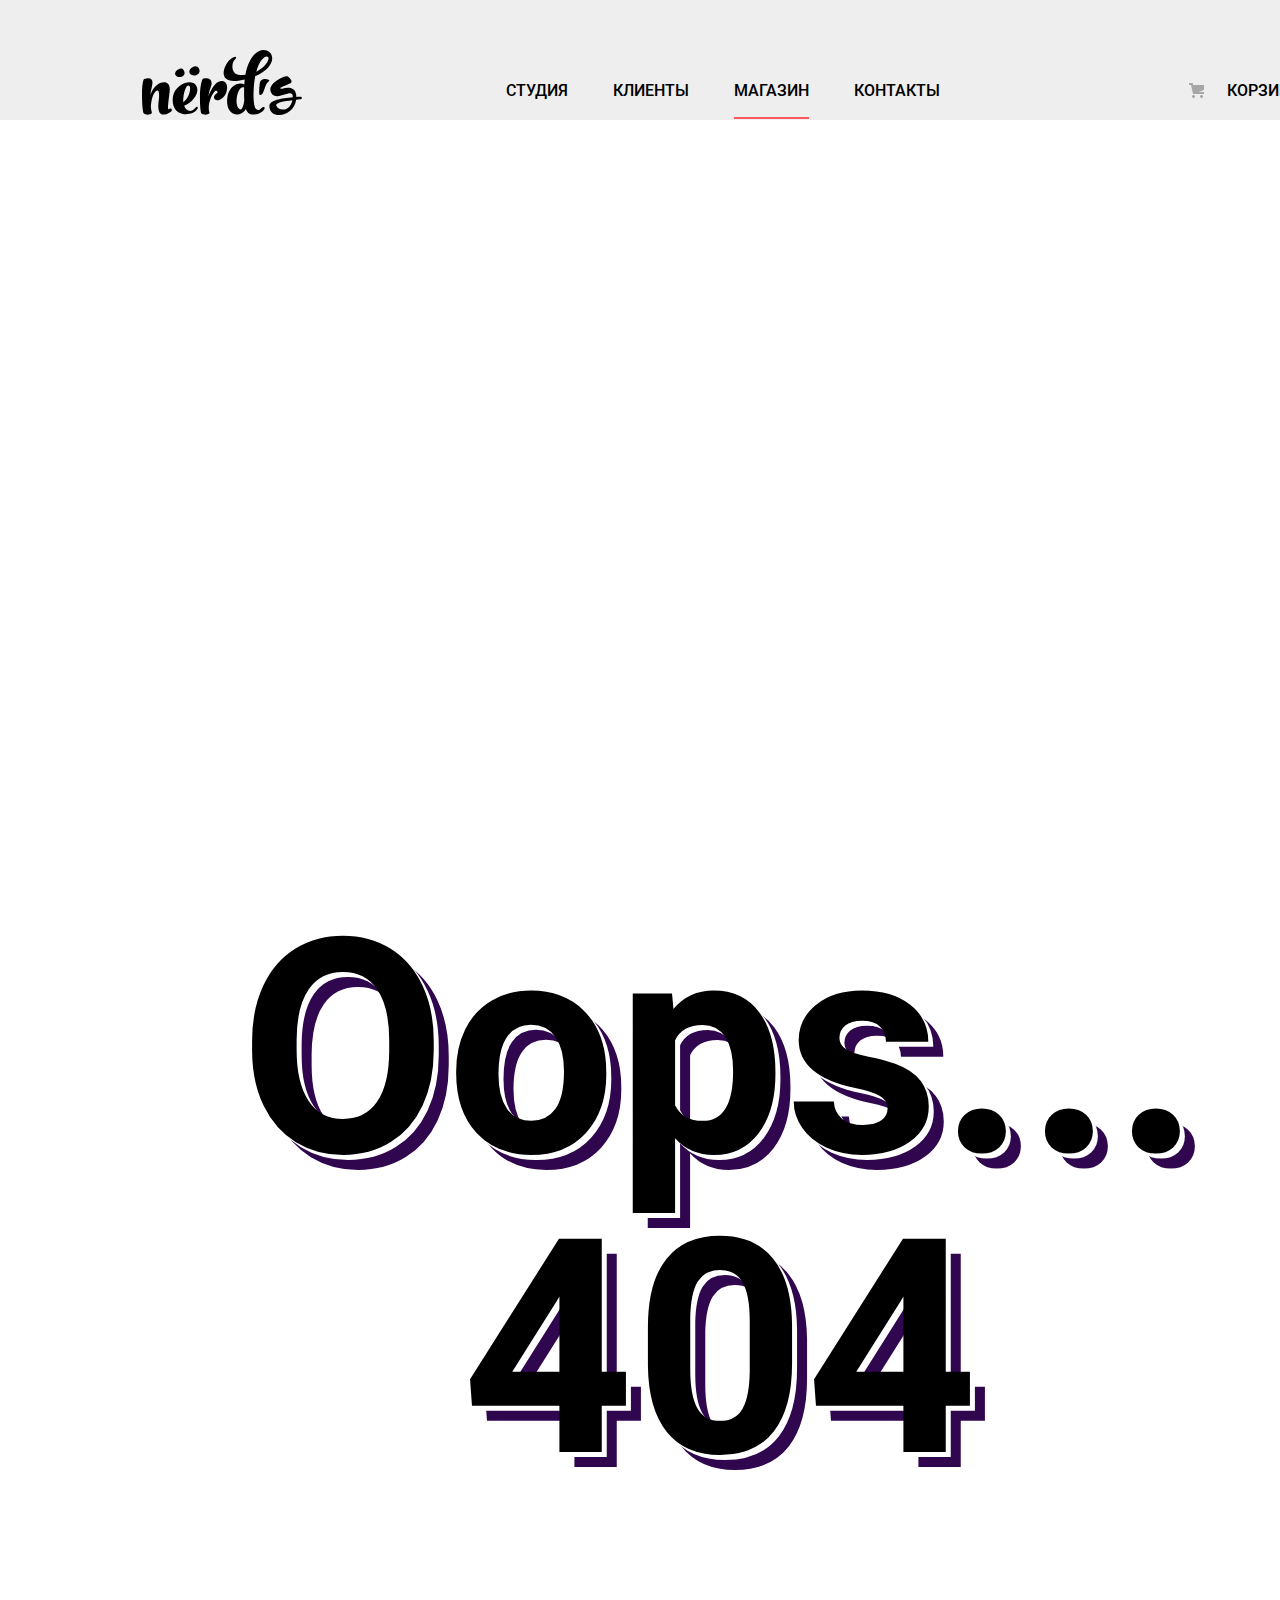
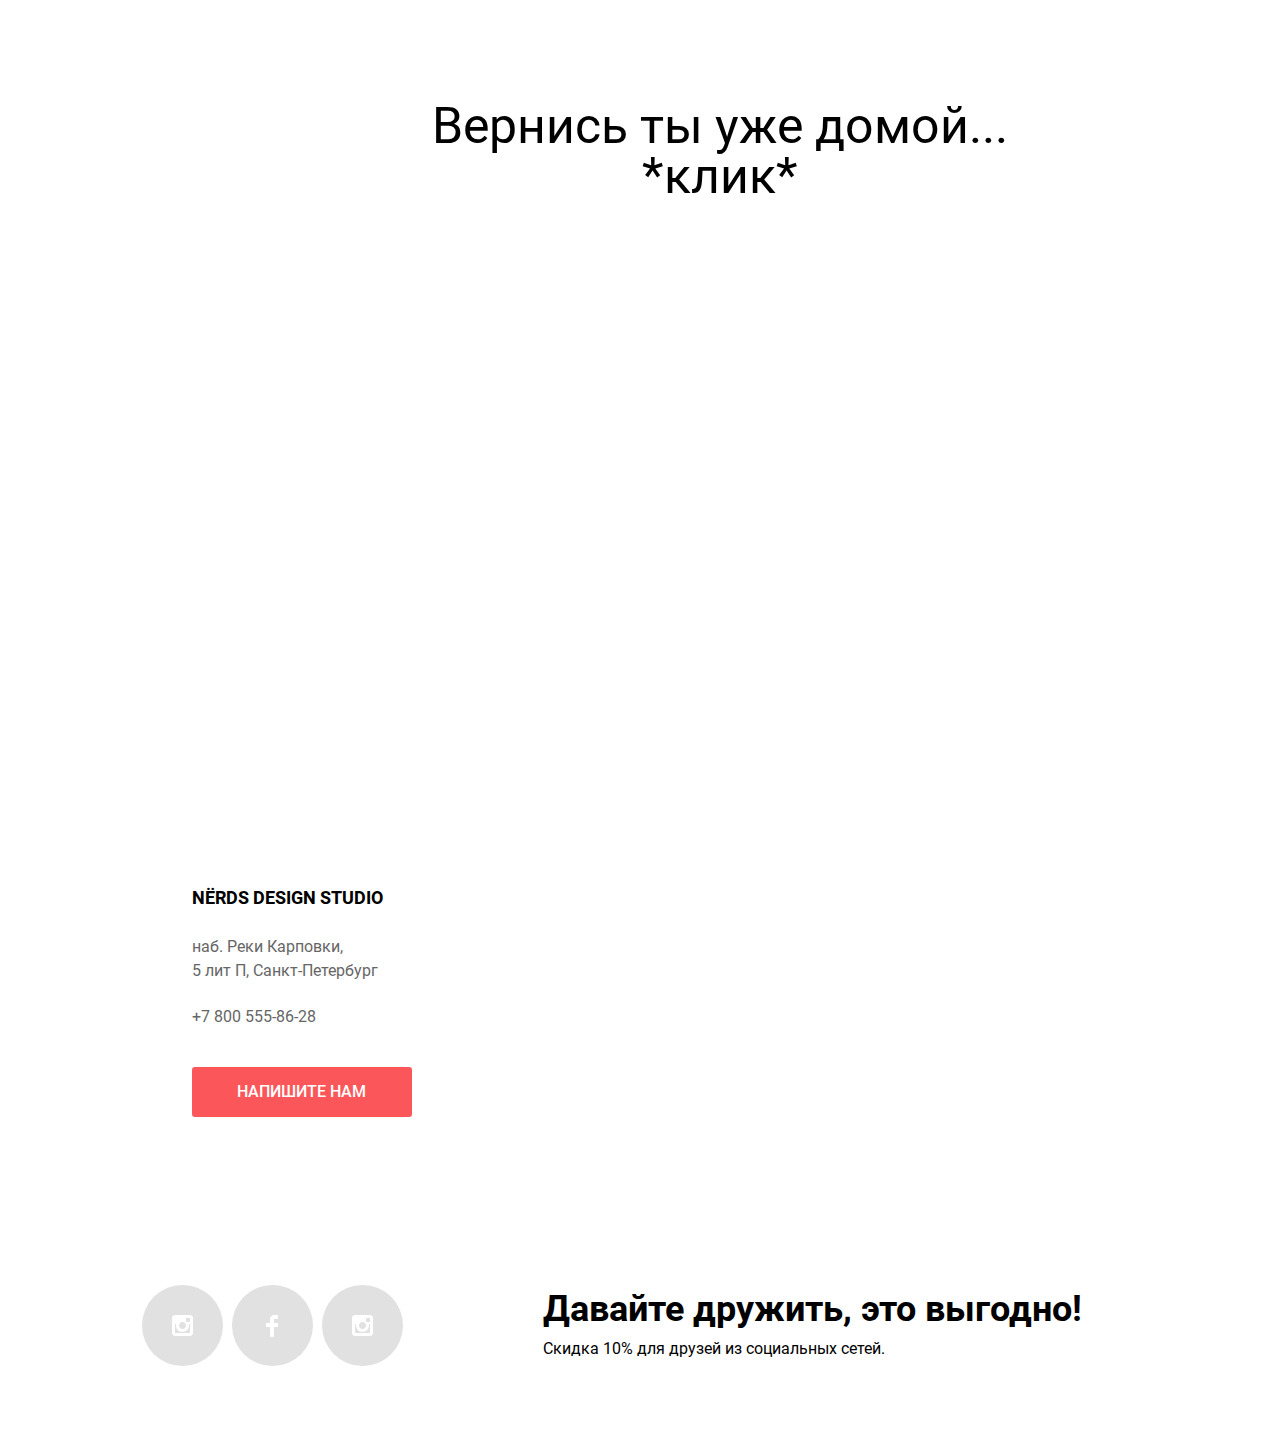
<file: found.html>
<!DOCTYPE html>
<html lang="en">

<head>
    <meta charset="UTF-8">
    <link rel="stylesheet" href="css/normalize.css">
    <link rel="stylesheet" href="css/style.css">
    <link rel="icon" href="favicon.ico">
    <link rel="image/svg+xml" href="img/32.svg">
    <link rel="apple-touch-icon" href="img/32.svg">
    <title>HTML Academy: Nerds Catalog</title>
</head>

<body class="page">
    <header class="page-header page__header">

        <nav class="page-header__navigation main-navigation container">
            <a class="main-navigation__logo logo" href="index.html">
                <svg width="160" height="66" viewBox="0 0 160 66" fill="none" xmlns="http://www.w3.org/2000/svg">
              <path fill-rule="evenodd" clip-rule="evenodd" d="M48.031 24.783C51.682 28.757 59.647 25.158 57.062 19.861C55.336 16.305 52.75 17.13 50.904 18.041C47.208 19.82 46.509 23.088 48.031 24.783ZM42.105 22.002C44.481 26.868 37.168 30.173 33.813 26.523C32.415 24.968 33.058 21.963 36.449 20.33C38.146 19.494 40.522 18.734 42.105 22.002ZM157.936 50.374C156.715 50.5332 155.442 50.6425 154.221 50.7474L154.179 50.751V50.807C151.764 68.171 127.991 71.038 127.4 57.406C127.131 51.239 138.993 49.456 150.798 48.318C151.007 42.9112 147.233 44.1234 142.648 45.5959C137.829 47.1437 132.115 48.979 129.19 43.717C124.171 34.692 143.822 25.779 145.918 27.615C152.271 33.1766 149.4 34.2063 144.727 35.8824L144.539 35.95C135.049 39.36 138.748 40.057 140.028 39.676C147.597 37.423 154.394 38.636 154.34 47.993C154.955 47.9419 155.557 47.9025 156.154 47.8634L156.154 47.8634C156.807 47.8207 157.452 47.7784 158.097 47.722C160.403 47.507 160.564 50.157 157.936 50.374ZM150.422 51.13C141.298 52.158 133.409 53.566 134.269 56.485C135.985 62.058 147.846 63.303 150.422 51.13ZM117.79 34.23C116.975 39.88 116.996 45.881 117.678 45.918C118.012 45.937 119.982 45.572 120.617 44.411C121.226 43.2934 121.794 41.7543 122.388 40.141L122.388 40.1409L122.388 40.1409L122.388 40.1408L122.388 40.1407L122.388 40.1406L122.388 40.1405C123.586 36.8907 124.895 33.3397 126.883 32.324C129.725 30.873 118.795 27.279 117.79 34.23ZM28.883 62.666C20.964 68.004 14.664 66.825 16.671 51.818C18.121 40.914 15.723 40.297 13.549 42.376C10.704 45.073 8.921 52.099 8.865 58.788C9.12323 60.3951 9.45828 61.9889 9.869 63.564C10.203 65.194 4.962 66.879 1.895 64.575C0.837 63.79 0 55.865 0 45.131C0 36.307 1.171 30.236 2.23 29.956C10.259 27.765 11.542 31.304 9.813 37.937C9.12537 40.5343 8.65871 43.1851 8.418 45.861C10.091 41.197 12.489 37.376 15.221 35.688C22.637 31.024 28.826 33.215 27.655 42.489C25.648 59.069 25.481 61.316 27.265 60.024C29.496 58.45 30.945 61.262 28.883 62.666ZM41.766 65.142C47.176 65.761 52.807 64.074 54.982 60.59C56.821 57.667 55.316 56.655 53.197 59.015C48.737 64.131 44.109 61.826 42.158 56.655L42.66 56.487C52.082 52.721 57.992 42.493 54.257 36.704C49.126 28.723 33.069 35.86 31.061 47.045C29.221 57.386 34.016 64.299 41.766 65.142ZM41.377 53.172C47.232 49.013 49.183 39.852 47.566 37.267C45.838 34.57 42.492 38.784 41.321 49.013C41.21 50.474 41.21 51.878 41.377 53.172ZM77.125 51.051C79.188 50.376 81.494 48.499 83.091 45.992C83.538 45.289 83.914 44.657 84.43 43.012C84.3675 43.2111 84.3915 43.1204 84.4509 42.8953C84.5588 42.4863 84.7839 41.6335 84.82 41.271C84.82 41.215 84.876 40.932 84.932 40.822C86.157 33.965 81.921 30.086 76.065 33.009C72.776 34.638 68.706 40.822 66.253 47.51C66.866 43.912 67.925 40.484 69.096 37.111C71.103 31.154 67.368 28.119 60.956 29.862C59.896 30.143 57.945 37.955 57.945 46.779C57.945 57.513 58.503 63.695 59.562 64.483C62.628 66.843 68.092 65.101 67.535 63.527C67.3189 62.9291 67.1554 62.3284 66.9926 61.7303L66.977 61.673C66.977 61.504 66.977 61.335 66.922 61.167C65.861 54.196 69.933 44.532 73.278 41.946C74.17 41.215 75.396 41.721 75.564 43.632C72.832 44.981 71.94 47.342 71.94 48.353C71.94 51.107 74.727 51.781 77.125 51.051Z" fill="black"/>
              <path fill-rule="evenodd" clip-rule="evenodd" d="M113.207 27.161C112.726 29.6539 112.354 32.1666 112.092 34.692C111.033 44.752 111.48 53.688 112.705 57.678C113.431 59.815 116.162 62.624 118.783 59.701C121.626 56.498 124.75 58.352 120.957 62.117C118.617 64.422 114.268 65.995 109.918 65.545C106.795 65.152 104.9 63.13 103.784 60.04C103.34 60.938 102.837 61.725 102.224 62.342C100.105 64.535 97.539 65.772 94.25 65.434C87.613 64.704 83.712 57.511 85.551 47.281C87.503 36.49 96.87 32.556 102.279 35.424C102.391 34.075 102.502 32.725 102.614 31.32C102.642 31.1795 102.655 31.039 102.669 30.8985C102.683 30.758 102.697 30.6175 102.724 30.477C101.079 30.8387 99.424 31.1575 97.762 31.433C73.787 35.423 82.04 15.864 87.894 10.75C94.53 5.017 95.254 8.895 93.191 10.188C89.511 12.548 87.894 26.093 98.432 26.093C100.161 26.093 101.778 25.981 103.394 25.812C106.685 7.49 116.665 -1.391 124.75 1.532C133.726 4.792 132.779 19.067 113.207 27.161ZM102.279 51.554C102.055 48.012 102.055 44.022 102.112 39.918C102.112 39.6576 102.127 39.3974 102.141 39.1449C102.155 38.9068 102.168 38.6754 102.168 38.457C98.822 36.939 95.533 42.11 94.695 49.249C93.749 57.622 97.483 62.062 99.603 60.04C101.22 58.409 102.056 53.237 102.279 51.554ZM126.365 8.389C124.581 5.747 118.058 8.951 114.267 22.721C123.802 18.167 127.593 10.299 126.365 8.389Z" fill="black"/>
            </svg>
            </a>
            <ul class="main-navigation__site-navigation site-navigation clear-list">
                <li class="site-navigation__item">
                    <a href="index.html" class="site-navigation__link  link">Студия</a>
                </li>
                <li class="site-navigation__item">
                    <a href="#" class="site-navigation__link link">Клиенты</a>
                </li>
                <li class="site-navigation__item">
                    <a class="site-navigation__link site-navigation__link--active link">Магазин</a>
                </li>
                <li class="site-navigation__item">
                    <a href="index.html" class="site-navigation__link link">Контакты</a>
                </li>

            </ul>
            <a href="#" class="page-header__user-navigation user-navigation user-navigation--cart link user-navigation--hover">Корзина</a>
        </nav>

    </header>
    <main class="page-content page__content">
        <div class="container">
            <div class="error">
                <h1 class="error-title">Oops...<br>404</h1>
                <a class="link error__discription" href="index.html" data-content="Вернись ты уже домой...">Вернись ты уже домой...<br>*клик*</a>
            </div>
        </div>
    </main>
    <footer class="page-footer page__footer">
        <section class="contacts">

            <div class="container">

                <address class="contacts__address address-info">
            <p class="address-info__title">NЁRDS DESIGN STUDIO</p>
            <a href="#" class="address-info__location link">наб. Реки Карповки,<br> 5 лит П, Санкт-Петербург</a>
            <a href="tel:+78005558628" class="address__phone link">+7 800 555-86-28</a>
            <button href="#" class="button contacts__button button--size-l button--primary-tomato">Напишите нам</button>

        </address>
            </div>
            <div class="contacts__map">
                <iframe class="contacts-iframe" src="https://www.google.com/maps/embed?pb=!1m18!1m12!1m3!1d1996.8008638480053!2d30.312217316482435!3d59.96862666664076!2m3!1f0!2f0!3f0!3m2!1i1024!2i768!4f13.1!3m3!1m2!1s0x4696315a4bdf3f1b%3A0x1c8b299cbcd21256!2z0L3QsNCxLiDQoNC10LrQuCDQmtCw0YDQv9C-0LLQutC4!5e0!3m2!1sru!2sru!4v1666116185387!5m2!1sru!2sru"
                    width="100%" height="100%" style="border:0;" allowfullscreen="" loading="lazy" referrerpolicy="no-referrer-when-downgrade"></iframe>
            </div>
        </section>
        <section class="socials container">
            <ul class="socials__list social-list clear-list">
                <li class="social-list__item social-item social-item--vk">
                    <a href="#" class="social-item__link">
                        <svg width="21" height="21" viewBox="0 0 21 21" fill="none" xmlns="http://www.w3.org/2000/svg">
                        <path fill-rule="evenodd" clip-rule="evenodd" d="M3 0H18C19.65 0 21 1.35 21 3V18C21 19.65 19.65 21 18 21H3C1.35 21 0 19.65 0 18V3C0 1.35 1.35 0 3 0ZM14 10.5C14 8.57 12.43 7 10.5 7C8.57 7 7 8.57 7 10.5C7 12.43 8.57 14 10.5 14C12.43 14 14 12.43 14 10.5ZM3 18V9H4.181C4.0626 9.49127 4.00186 9.99467 4 10.5C4 14.0899 6.91015 17 10.5 17C14.0899 17 17 14.0899 17 10.5C16.9986 9.99464 16.9379 9.49118 16.819 9H18V18H3ZM14 7H18V3H14V7Z" fill="white"/>
                        </svg>
                    </a>
                </li>
                <li class="social-list__item social-item--fb">
                    <a href="#" class="social-item__link">
                        <svg width="12" height="22" viewBox="0 0 12 22" fill="none" xmlns="http://www.w3.org/2000/svg">
                        <path d="M12 4V0H8C5.79086 0 4 1.79086 4 4V8H0V12H4V22H8V12H12V8H8V4H12Z" fill="white"/>
                        </svg>
                    </a>
                </li>
                <li class="social-list__item social-item--inst">
                    <a href="#" class="social-item__link">
                        <svg width="21" height="21" viewBox="0 0 21 21" fill="none" xmlns="http://www.w3.org/2000/svg">
                        <path fill-rule="evenodd" clip-rule="evenodd" d="M3 0H18C19.65 0 21 1.35 21 3V18C21 19.65 19.65 21 18 21H3C1.35 21 0 19.65 0 18V3C0 1.35 1.35 0 3 0ZM14 10.5C14 8.57 12.43 7 10.5 7C8.57 7 7 8.57 7 10.5C7 12.43 8.57 14 10.5 14C12.43 14 14 12.43 14 10.5ZM3 18V9H4.181C4.0626 9.49127 4.00186 9.99467 4 10.5C4 14.0899 6.91015 17 10.5 17C14.0899 17 17 14.0899 17 10.5C16.9986 9.99464 16.9379 9.49118 16.819 9H18V18H3ZM14 7H18V3H14V7Z" fill="white"/>
                        </svg>
                    </a>
                </li>
            </ul>
            <div class="social__promo promo">
                <p class="promo__title">Давайте дружить, это выгодно!</p>
                <p class="promo__description">Скидка 10% для друзей из социальных сетей.</p>
            </div>
        </section>

    </footer>
    <section class="modal">
        <h2 class="modal__title">Напишите нам</h2>
        <button class="modal__button button--close" tabindex="5"></button>
        <form method="post" action="https://echo.htmlacademy.ru" class="modal__feedback feedback">
            <div class="feedback__group">
                <label for="user-name-field">Ваше имя:</label>
                <input type="text" name="user-name" id="user-name-field" placeholder="Имя Фамилия" autofocus tabindex="1" minlength="2">
            </div>
            <div class="feedback__group">
                <label for="user-email-field">Ваш email:</label>
                <input type="text" name="user-email" id="user-email-field" placeholder="email@example.com" pattern="[a-z0-9._%+-]+@[a-z0-9.-]+\.[a-z]{2,4}$" tabindex="2">
            </div>
            <div class="feedback__message">
                <label for="user-message-field">Текст письма:</label>
                <textarea name="user-message" id="user-message-field" placeholder="В свободной форме" tabindex="3" minlength="2"></textarea>
            </div>
            <button type="submit" class="button button--primary-tomato button--size-xl" tabindex="4">Отправить</button>

        </form>

    </section>
    <script src="js/modal-message.js"></script>
</body>

</html>
</file>
<file: css/style.css>
:root {
    --basic-black: #000000;
    --basic-white: #ffffff;
    --basic-gray: #EEEEEE;
    --basic-darkgray: #4D4D4D;
    --basic-link-gray: #E1E1E1;
    --basic-darkblue: #283136;
    --basic-tomato: #FB565A;
    --basic-green: #00CA74;
    --basic-yellow: #EFC849;
    --active-tomato: #D7373B;
    --active-green: #00AA62;
    --active-yellow: #E5A722;
    --hover-yellow: #EAB534;
    --hover-green: #00BC6C;
    --hover-tomato: #E74246;
    --button-active-gray: #C1C1C1;
    --range-rail-gray: #D7DCDF;
    --context-gray: #666666;
    --pagination-gray: #DBDBDB;
    --pagination-gray-hover: #DFDFDF;
    --pagination-gray-active: #D5D5D5;
}

@font-face {
    font-family: "Roboto";
    src: url("../fonts/roboto.woff2") format("woff2"), url("roboto.woff") format("woff");
    font-weight: 400;
    font-style: normal;
}

@font-face {
    font-family: "Roboto";
    src: url("../fonts/robotomedium.woff") format("woff2"), url("robotomedium.woff") format("woff");
    font-weight: 500;
    font-style: normal;
}

@font-face {
    font-family: "Roboto";
    src: url("../fonts/robotobold.woff2") format("woff2"), url("robotobold.woff") format("woff");
    font-weight: 700;
    font-style: normal;
}

* {
    margin: 0;
    padding: 0;
    box-sizing: border-box;
    background: none;
    border: none;
    transition: 0.5s;
}

.page {
    position: relative;
    margin: 0 auto;
    padding: 0;
    min-width: 1440px;
    min-height: 100vh;
    display: grid;
    grid-template-rows: auto 1fr auto;
    box-sizing: border-box;
    font-family: "Roboto";
    font-size: 16px;
    line-height: 24px;
}

.container {
    margin: 0 auto;
    max-width: 1157px;
}

.visually-hidden {
    display: none;
}


/* correction styles */

.clear-list {
    list-style: none;
}

.image {
    max-width: 100%;
    height: auto;
}

.link {
    text-decoration: none;
    color: var(--basic-black);
}


/* header page */

.page__header {
    padding-top: 49px;
    padding-bottom: 5px;
    background-color: var(--basic-gray);
}

.main-navigation {
    display: grid;
    grid-template-columns: max-content 1fr max-content;
    justify-content: space-between;
    align-items: start;
    font-weight: 500;
}

.main-navigation__logo {
    line-height: 0;
    margin-right: auto;
}

.site-navigation {
    display: flex;
    margin: 0;
    margin-top: 27px;
    margin-left: 198px;
    padding: 0;
    min-width: 447px;
    max-width: 600px;
    column-gap: 45px;
    row-gap: 30px;
    justify-content: center;
    flex-wrap: wrap;
    text-transform: uppercase;
}

.site-navigation__item {
    line-height: 30px;
}

.site-navigation__link {
    position: relative;
}

.site-navigation__link--active::before {
    position: absolute;
    z-index: 1;
    bottom: -100%;
    content: "";
    width: 100%;
    height: 2px;
    background-color: var(--basic-tomato);
}

.user-navigation--cart {
    margin-left: 242px;
    position: relative;
    margin-top: 27px;
    padding-left: 38px;
    line-height: 30px;
    text-transform: uppercase;
}

.user-navigation--cart::before {
    left: 0;
    top: 0;
    position: absolute;
    content: "";
    width: 30px;
    height: 30px;
    background: url("../img/cart.svg") no-repeat 0% 45%;
}


/* MAIN PAGE SLIDER */

.sliders {
    position: relative;
    margin-bottom: 80px;
    height: 431px;
    background-color: var(--basic-gray);
}

.slider__item {
    display: none;
}

.slider--active {
    display: block;
    animation: slidermove 1s ease;
}

.slider__wrapper {
    position: relative;
    display: grid;
    grid-template-columns: 514px 1fr;
    grid-template-areas: "title ." "description ." "button .";
    align-items: center;
}

.slider__promo-title {
    z-index: 1;
    margin-bottom: 25px;
    padding-top: 78px;
    grid-area: title;
    font-size: 55px;
    line-height: 56px;
    font-weight: 500;
}

.slider__promo-description {
    z-index: 1;
    margin-bottom: 38px;
    grid-area: description;
    color: var(--basic-darkblue);
}


/* button */

.button {
    display: flex;
    justify-content: center;
    align-items: center;
    padding-left: 45px;
    padding-right: 45px;
    /* max-width: 400px; */
    min-height: 50px;
    line-height: 18px;
    font-weight: 500;
    text-transform: uppercase;
    border-radius: 3px;
    color: var(--basic-white);
    text-decoration: none;
    cursor: pointer;
}

.button--primary-tomato {
    justify-self: start;
    background-color: var(--basic-tomato);
}

.slider__button {
    grid-area: button;
}

.button--size-xl {
    min-width: 260px;
}

.button--size-l {
    width: 220px;
    padding-left: 40px;
    padding-right: 40px;
}

.button--size-s {
    width: 200px;
}

.button--size-xs {
    width: 160px;
}

.button--primary-green {
    background-color: var(--basic-green);
}

.button--primary-yellow {
    background-color: var(--basic-yellow);
}

.button--simple {
    background-color: var(--basic-gray);
    color: var(--basic-black);
    font-weight: 500;
}


/* slider image */

.slider__image {
    position: absolute;
    right: 0;
    top: 0;
}


/* slider control */

.slider-control {
    position: absolute;
    bottom: 96px;
    left: 50%;
    transform: translateX(-50%);
    display: flex;
    gap: 17px;
}

.slider-control__button {
    position: relative;
    width: 18px;
    height: 18px;
    border-radius: 50%;
    background-color: var(--basic-white);
    cursor: pointer;
}

.slider-control__button--active::before {
    position: absolute;
    top: 50%;
    left: 50%;
    transform: translate(-50%, -50%);
    width: 4px;
    height: 4px;
    content: "";
    border: 2px solid var(--button-active-gray);
    border-radius: 50%;
}


/* service list */

.service__list {
    display: grid;
    grid-template-columns: repeat(3, 300px);
    column-gap: 100px;
    margin-bottom: 39px;
    border-bottom: 2px solid var(--basic-gray);
}

.service-item {
    display: grid;
    grid-template-rows: repeat(2, min-content) 1fr min-content;
    width: 300px;
    margin-bottom: 80px;
}

.service-item__title {
    margin-bottom: 16px;
    font-size: 24px;
    line-height: 30px;
    font-weight: 700;
    text-transform: uppercase;
}

.service-item__image {
    grid-row: 1/2;
    margin-bottom: 25px;
}

.service-item__description {
    grid-row: -2/-3;
    margin-bottom: 32px;
}

.service-item__button {
    grid-row: -1/-2;
}


/* about company */

.about-company {
    display: grid;
    grid-template-columns: 650px auto;
    column-gap: 149px;
    border-bottom: 2px solid var(--basic-gray);
}

.about-info__title {
    margin-top: 36px;
    margin-bottom: 32px;
    font-size: 45px;
    line-height: 45px;
    font-weight: 500;
}

.about-info__description {
    margin-bottom: 41px;
}

.about-info__subtitle {
    margin-bottom: 23px;
    font-size: 16px;
    text-transform: uppercase;
}

.about-info__item {
    position: relative;
    margin-bottom: 23px;
    padding-left: 35px;
    line-height: 24px;
}

.about-info__item::before {
    position: absolute;
    left: 0;
    top: 50%;
    content: "";
    height: 2px;
    width: 25px;
    transform: translateY(-50%);
    background-color: var(--basic-tomato);
}


/* statistic company */

.statistics__logo {
    margin-bottom: 31px;
}

.statistics-list {
    display: grid;
    grid-template-columns: repeat(3, 100px);
    column-gap: 20px;
}

.statistics-list__value {
    margin-bottom: 12px;
    font-size: 45px;
    line-height: 64px;
    font-weight: 700;
}

.statistics-list__value-percent {
    font-size: 26px;
    line-height: 40px;
}

.about-info__subtitle--statistics {
    margin-bottom: 30px;
    font-size: 16px;
    font-weight: 700;
    text-align: center;
}

.statistics-list__value-description {
    margin-bottom: 75px;
    line-height: 18px;
    color: var(--basic-darkblue);
}


/* clients list */

.clients {
    margin-bottom: 80px;
}

.clients__list {
    display: flex;
    align-items: center;
    padding-top: 47px;
    padding-bottom: 39px;
    border-bottom: 2px solid var(--basic-gray);
}

.clients__item {
    position: relative;
}

.clients__item:not(:last-child)::after {
    position: absolute;
    top: 50%;
    right: 0;
    height: 52px;
    width: 2px;
    content: "";
    transform: translate(50%, -50%);
    background-color: var(--basic-gray);
}

.clients__item--academy {
    padding-left: 32px;
    padding-right: 48px;
}

.clients__item--mishka {
    margin-left: 63px;
}

.clients__item--borodinski {
    padding-right: 44px;
    padding-left: 45px;
}

.clients__item--pink {
    padding-right: 55px;
    padding-left: 58px;
}


/* contacts */

.contacts {
    position: relative;
    min-height: 416px;
    padding: 54px 0;
}

.contacts-iframe {
    position: absolute;
    top: 0;
    left: 0;
    width: 100%;
    height: 100%;
    border: none;
}

.contacts__map {
    position: absolute;
    width: 100%;
    height: 100%;
    top: 0;
    left: 0;
}

.contacts-info {
    position: relative;
    z-index: 1;
    width: 220px;
    padding: 50px 50px 46px;
    background-color: #fff;
}


/* addres and map */

.address-info {
    position: relative;
    z-index: 1;
    display: grid;
    width: 320px;
    padding: 50px 50px 46px;
    background-color: #fff;
    font-style: normal;
}

.address-info__title {
    margin-bottom: 22px;
    font-size: 18px;
    line-height: 30px;
    font-weight: 700;
    font-style: normal;
    text-decoration: none;
}

.address-info__location {
    color: var(--context-gray);
    margin-bottom: 22px;
}

.address__phone {
    color: var(--context-gray);
    margin-bottom: 38px;
}


/* social */

.socials {
    display: flex;
    align-items: center;
    padding-top: 68px;
    padding-bottom: 76px;
}

.social-list {
    display: flex;
    gap: 9px;
}

.social-item__link {
    display: flex;
    justify-content: center;
    align-items: center;
    width: 81px;
    height: 81px;
    background-color: var(--basic-link-gray);
    border-radius: 50%;
}


/* promo */

.promo {
    margin-left: 140px;
}

.promo__title {
    margin-bottom: 10px;
    font-size: 36px;
    line-height: 36px;
    font-weight: 700;
}


/* NEW CATALOG PAGE */


/* HEADER TITLE */

.page-content__header-title {
    padding-bottom: 70px;
    padding-top: 40px;
    background-color: var(--basic-gray);
}

.header-title {
    font-size: 55px;
    line-height: 55px;
    font-weight: 500;
    text-align: center;
}


/* catalog */

.catalog {
    display: grid;
    grid-template-columns: 260px 1fr;
    grid-template-rows: 780px auto;
    column-gap: 140px;
    padding-top: 55px;
    padding-bottom: 60px;
}

.catalog-list {
    display: grid;
    row-gap: 48px;
    grid-column: 2/3;
    grid-row: 1/-1;
}


/* form */

.filters {
    grid-column: 1/2;
    grid-row: 1/2;
    max-width: 260px;
}


/* range form */

.filter-range__controls {
    height: 80px;
    display: grid;
    justify-content: center;
    align-content: center;
    align-items: center;
    margin-bottom: 14px;
    background-color: var(--basic-gray);
    border-radius: 3px;
}

.filter-range__rail {
    position: relative;
    width: 205px;
    height: 2px;
    background-color: var(--range-rail-gray);
}

.filter-range__track {
    position: absolute;
    width: 75%;
    max-width: 205px;
    height: 2px;
    background-color: var(--basic-green);
}

.filter-range__handle {
    position: absolute;
    width: 20px;
    height: 20px;
    transform: translateY(-50%);
    border-radius: 50%;
    background-color: var(--basic-white);
    box-shadow: 0px 2px 1px rgba(0, 0, 0, 0.15);
    cursor: pointer;
}

.filter-range__handle::before {
    position: absolute;
    top: 50%;
    left: 50%;
    transform: translate(-50%, -50%);
    width: 4px;
    height: 4px;
    content: "";
    border-radius: 50%;
    background-color: var(--basic-darkblue);
    opacity: .5;
}

.filter-range__handle-min {
    left: 0;
    top: 50%;
}

.filter-range__handle-max {
    left: 75%;
    top: 50%;
}


/* input and label range */

.filter-range__input-interval {
    display: flex;
    align-items: center;
}

.filter-range__input {
    width: 80px;
    height: 38px;
    background-color: var(--basic-gray);
    border-radius: 3px;
}

.filter-range__min-value,
.filter-range__max-value {
    margin-right: 12px;
    font-size: 16px;
    line-height: 22px;
    text-transform: uppercase;
}

input[class="filter-range__input"] {
    text-align: center;
    padding: 10px;
}

input[class="filter-range__input"]:first-of-type {
    margin-right: 33px;
}


/* legend style */

.filters__group {
    padding: 0;
    width: 100%;
}

.filters__group:first-child {
    margin-bottom: 54px;
}

.filters__group:nth-child(2) {
    margin-bottom: 43px;
}

.filters__group:nth-child(3) {
    margin-bottom: 48px;
}

.filters__group-heading {
    font-size: 18px;
    line-height: 30px;
    font-weight: 700;
    text-transform: uppercase;
}

.filters__group:not(:first-child) .filters__group-heading {
    margin-bottom: 13px;
}

.filters__group:first-child .filters__group-heading {
    margin-bottom: 48px;
}


/* radio button */

.radio-buttons {
    display: flex;
    flex-direction: column;
    gap: 15px;
}

.radio-button__label {
    display: flex;
    align-items: center;
    gap: 10px;
    cursor: pointer;
}

.radio-button__label::before {
    content: "";
    width: 15px;
    height: 15px;
    border: 5px solid var(--basic-darkgray);
    border-radius: 50%;
    opacity: 0.4;
}

input[type="radio"]:checked~.radio-button__label::before {
    background-color: var(--basic-darkgray);
    box-shadow: inset 0 0 0 4px var(--basic-white);
    border: 5px solid var(--active-green);
    opacity: 1;
}


/* checkcbox buttons */

.checkbox-buttons {
    display: flex;
    flex-direction: column;
    gap: 15px;
}

.checkbox__label {
    position: relative;
    display: flex;
    align-items: center;
    gap: 10px;
    cursor: pointer;
}

.checkbox__label::before {
    position: relative;
    content: "";
    width: 19px;
    height: 19px;
    border: 3px solid var(--basic-darkgray);
    border-radius: 4px;
    opacity: 0.4;
}

input[type="checkbox"]:checked+.checkbox__label::before {
    border-color: var(--active-green);
    opacity: 0.9;
}

input[type="checkbox"]:checked+.checkbox__label::after {
    position: absolute;
    top: -40%;
    left: 6%;
    content: "";
    width: 8px;
    height: 18px;
    transform: rotate(40deg) translate(5%, 40%);
    border: 4px solid var(--basic-darkgray);
    border-left: none;
    border-top: none;
    box-shadow: 2px 0 0 var(--basic-white);
    filter: drop-shadow(-2px -2px 0px var(--basic-white));
}


/* sorting block */

.catalog-list__sorting {
    display: flex;
    align-items: center;
    text-transform: uppercase;
}

.sorting__list-types {
    display: flex;
    justify-content: center;
    align-items: center;
    gap: 26px;
    margin-right: 45px;
}

.sorting__item-type {
    display: flex;
    justify-content: center;
    align-items: center;
    gap: 18px;
}

.sorting__category {
    margin-right: auto;
    font-size: 18px;
    line-height: 30px;
    font-weight: 700;
}

.sorting__link {
    opacity: .3;
    font-size: 14px;
    line-height: 18px;
}

.sorting__link--active {
    opacity: 1;
}


/* orders direction */

.sorting__link-order {
    width: 0px;
    height: 0px;
    border: 6px solid var(--basic-black);
    border-bottom-width: 0;
    border-top-width: 11px;
    border-left-color: transparent;
    border-right-color: transparent;
    border-top-color: var(--basic-black);
    opacity: 0.2;
}

.sorting__link-order--active {
    opacity: 1;
}

.sorting__link-order--top {
    transform: rotate(180deg);
}


/* products cards list */

.preview-card__list {
    display: grid;
    grid-template-columns: repeat(2, 1fr);
    column-gap: 42px;
    row-gap: 32px;
    margin-bottom: 55px;
}

.preview-card__item {
    position: relative;
    min-height: 620px;
    width: 358px;
    overflow: hidden;
    background-color: var(--basic-gray);
    border-radius: 5px;
}

.preview-card__item:hover {
    background-color: var(--basic-darkgray);
    box-shadow: 0px 6px 15px rgba(0, 0, 0, 0.25);
}

.preview-card__item:hover .intro-content {
    bottom: 0;
}

.preview-card__item::before {
    position: absolute;
    top: 13px;
    left: 16px;
    width: 14px;
    height: 14px;
    content: "";
    background-color: var(--basic-white);
    box-shadow: 25px 0 0 0px var(--basic-white), 50px 0 0 0px var(--basic-white);
    border-radius: 50%;
}

.preview-card__image {
    position: absolute;
    bottom: 0;
    left: 50%;
    transform: translate(-50%, 0);
}

.intro-content {
    position: absolute;
    bottom: -100%;
    width: 100%;
    padding-top: 26px;
    padding-bottom: 44px;
    text-align: center;
    background-color: var(--basic-gray);
}

.preview-card__intro-content {
    display: flex;
    flex-direction: column;
    align-items: center;
}

.intro-content__title {
    margin-bottom: 12px;
    width: 255px;
    font-size: 18px;
    font-weight: 700;
    line-height: 30px;
    text-transform: uppercase;
}

.intro-content__description {
    width: 255px;
    line-height: 18px;
    margin-bottom: 32px;
    color: var(--context-gray);
}


/* pagination */

.pagination__list {
    display: flex;
    flex-wrap: wrap;
    align-items: center;
    gap: 11px;
}

.pagination__link {
    display: flex;
    justify-content: center;
    align-items: center;
    min-width: 50px;
    height: 50px;
    background-color: var(--basic-gray);
    border-radius: 3px;
    line-height: 18px;
    font-weight: 500;
}

.pagination__link--active {
    border: 3px solid var(--pagination-gray);
    background-color: transparent;
}


/* hover styles */

.main-navigation__logo:hover,
.main-navigation__logo:focus {
    opacity: .7;
}

.main-navigation__logo:active {
    opacity: 0.3;
}


/* links hover */

.site-navigation__link:focus,
.site-navigation__link:hover,
.user-navigation--hover:hover,
.user-navigation--hover:focus {
    color: var(--basic-tomato);
}

.site-navigation__link:active,
.user-navigation--hover:active {
    color: var(--basic-black);
    opacity: .3;
}


/* buttons hover */

.button:active {
    box-shadow: inset 0px 3px 0px rgba(0, 1, 1, 0.1);
    color: rgba(255, 255, 255, 0.3);
}

.button--primary-tomato:hover,
.button--primary-tomato:focus {
    background-color: var(--hover-tomato);
}

.button--primary-tomato:active {
    background-color: var(--active-tomato);
}


/* green */

.button--primary-green:hover,
.button--primary-green:focus {
    background-color: var(--hover-green);
}

.button--primary-green:active {
    background-color: var(--active-green);
}


/* yellow */

.button--primary-yellow:hover,
.button--primary-yellow:focus {
    background-color: var(--hover-yellow);
}

.button--primary-yellow:active {
    background-color: var(--active-yellow);
}


/* footer social */

.social-item__link:hover,
.social-item__link:focus {
    background-color: var(--hover-tomato);
}

.social-item__link:active {
    background-color: var(--active-tomato);
    box-shadow: inset 0px 3px 0px rgba(0, 1, 1, 0.1);
}

.social-item__link:active .social-item__image {
    opacity: .3;
}


/* clients */

.clients__image {
    opacity: 0.2;
}

.clients__link:hover .clients__image,
.clients__link:focus .clients__image {
    opacity: 1;
}

.clients__link:active .clients__image {
    opacity: 0.1;
}


/* pagination and filters buttons */

.pagination__link:hover,
.pagination__link:focus,
.filters__button:hover,
.filters__button:focus {
    color: var(--basic-black);
    background-color: var(--pagination-gray-hover);
}

.pagination__link:not(.pagination__link--active):active,
.filters__button:active {
    background-color: var(--pagination-gray-active);
    color: rgba(0, 0, 0, 0.3);
    box-shadow: inset 0px 3px 0px rgba(0, 1, 1, 0.1);
}


/* catalog  sorting */

.sorting__link:hover,
.sorting__link:focus {
    opacity: .6;
}

.sorting__link:active {
    opacity: 1;
}


/* filter hover */

.radio-button__label:hover::before,
.checkbox__label:hover::before {
    opacity: .7;
}


/* modal popup */

.modal {
    position: fixed;
    z-index: 100;
    bottom: 180px;
    width: 960px;
    height: 590px;
    display: none;
    padding-top: 62px;
    padding-right: 99px;
    padding-bottom: 84px;
    padding-left: 100px;
    background-color: var(--basic-white);
    box-shadow: 0px 20px 40px rgba(0, 0, 0, 0.4);
    top: 0;
    right: 0;
    bottom: 0;
    left: 0;
    margin: auto;
}

.modal--active {
    opacity: 1;
    display: block;
    animation: upTop 1s;
}

.modal__title {
    font-size: 45px;
    font-weight: 700;
    line-height: 52.73px;
    margin-bottom: 37px;
}

.modal__button {
    position: absolute;
    top: 75.5px;
    right: 90px;
    width: 21px;
    height: 21px;
    cursor: pointer;
}

.modal__button::before {
    position: absolute;
    left: 50%;
    top: 50%;
    content: "";
    width: 100%;
    height: 3px;
    transform: translate(-50%) rotate(45deg);
    background-color: #2d086983;
    border-radius: 2px;
}

.modal__button::after {
    position: absolute;
    left: 50%;
    top: 50%;
    content: "";
    width: 100%;
    height: 3px;
    transform: translate(-50%) rotate(-45deg);
    background-color: #2d086983;
    border-radius: 2px;
}


/* modal form */

.feedback {
    position: relative;
    display: grid;
    grid-template-columns: repeat(2, 1fr);
    column-gap: 40px;
}

.feedback label[for^="user"] {
    line-height: 16px;
    color: var(--basic-black);
    font-weight: 700;
}

.feedback input[type="text"],
.feedback textarea[name="user-message"] {
    width: 100%;
    padding: 14px;
    font-size: 16px;
    line-height: 18px;
    font-weight: 400;
    background-color: var(--basic-white);
    border: 3px solid var(--basic-gray);
    border-radius: 3px;
}

.feedback textarea[name="user-message"] {
    width: 100%;
    height: 118px;
    resize: none;
}

.feedback__message {
    grid-column: span 2;
    margin-bottom: 47px;
}

.feedback__group,
.feedback__message {
    display: flex;
    flex-direction: column;
    align-items: flex-start;
    gap: 9px;
}

.feedback input::placeholder,
.feedback textarea::placeholder {
    color: var(--basic-darkblue);
}

.feedback input:valid,
.feedback textarea:valid {
    border-color: var(--active-green);
    opacity: 0.6;
}

.feedback input:invalid,
.feedback textarea:invalid {
    border-color: #2d086983;
    color: var(--basic-tomato);
}

.feedback input:invalid,
.feedback textarea:invalid {
    border-color: #2d086983;
    color: var(--basic-tomato);
}

.feedback__group {
    margin-bottom: 34px;
}

.modal--error {
    animation: shake 1s;
}

@keyframes shake {
    0%,
    100% {
        transform: translateX(0);
    }
    10%,
    30%,
    50%,
    70%,
    90% {
        transform: translateX(-10px);
    }
    20%,
    40%,
    60%,
    80% {
        transform: translateX(10px);
    }
}

@keyframes upTop {
    0% {
        transform: translateY(90%);
    }
    80% {
        transform: translateY(10px);
    }
    90% {
        transform: translateY(40px);
    }
    100% {
        transform: translateY(0px);
    }
}

@keyframes slidermove {
    0%,
    100% {
        transform: scale(1);
    }
    50% {
        transform: scale(0.97);
    }
    70% {
        transform: scale(0.97);
    }
}

.error {
    padding-top: 50%;
    padding-bottom: 50%;
    display: flex;
    flex-direction: column;
    align-items: center;
}

.error-title {
    font-size: 300px;
    text-shadow: 5px 5px rgb(255, 255, 255), 15px 15px rgb(48, 6, 78);
    line-height: 1;
    text-align: center;
}

.error__discription {
    position: relative;
    font-size: 50px;
    line-height: 1;
    text-align: center;
    overflow: hidden;
}

.error__discription::before {
    content: attr(data-content);
    position: absolute;
    top: 0;
    left: 0;
    width: 0px;
    color: rgb(48, 6, 78);
    overflow: hidden;
    transition: width 1s;
    white-space: nowrap;
    text-shadow: 1px 1px rgb(94, 17, 148);
    ;
}

.error__discription:hover::before {
    width: 100%;
    white-space: nowrap;
}
</file>
